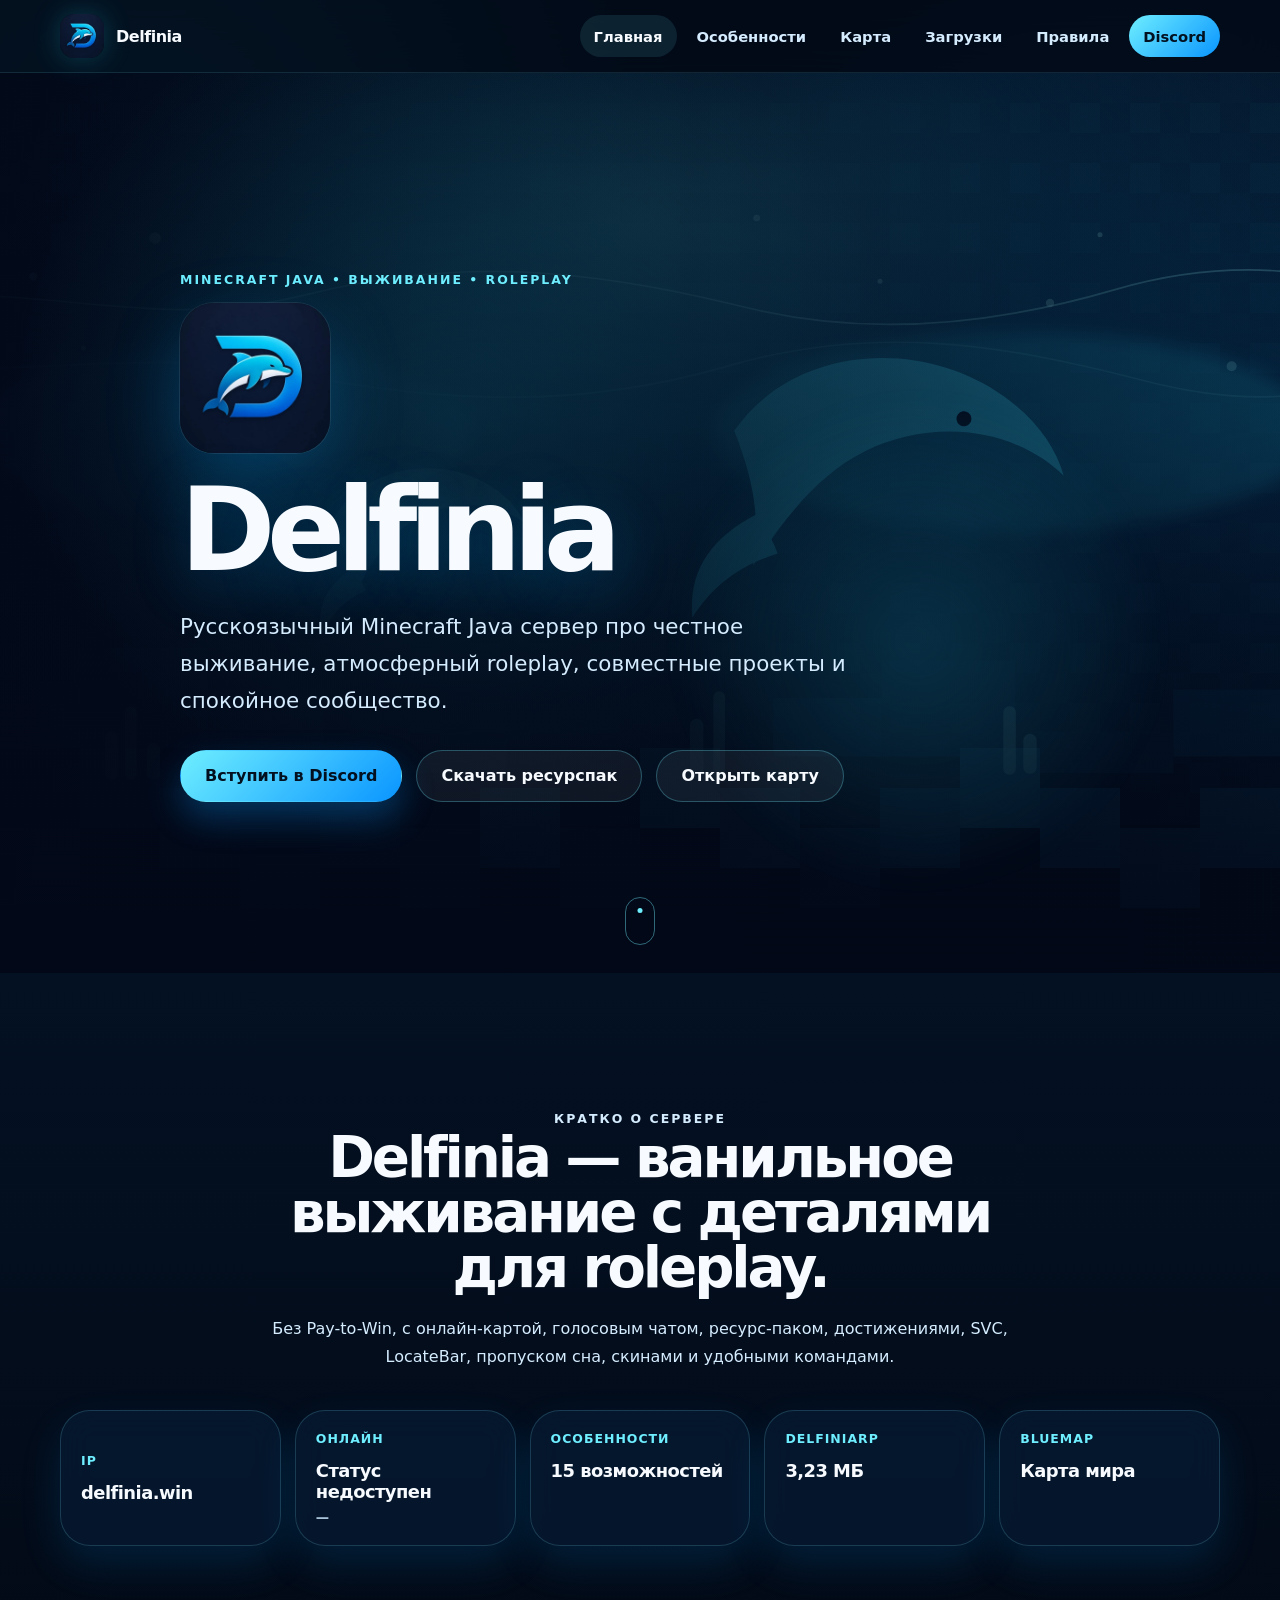
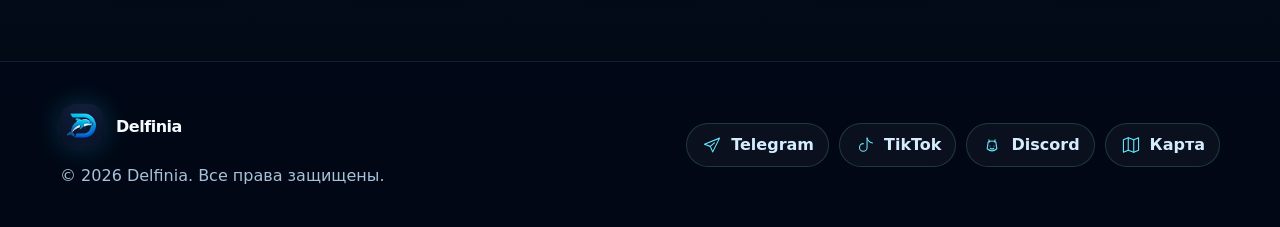
<file: index.html>
<!doctype html>
<html lang="ru">
<head>
  <meta charset="utf-8">
  <meta name="viewport" content="width=device-width, initial-scale=1">
  <title>Delfinia — Minecraft Java сервер</title>
  <meta name="description" content="Delfinia — русскоязычный Minecraft Java сервер с ванильным выживанием, roleplay-возможностями, онлайн-картой и ресурс-паком.">
  <meta name="keywords" content="Delfinia, Делфиния, Minecraft Java сервер, ванильное выживание, Roleplay Minecraft, BlueMap, Simple Voice Chat, SVC, DelfiniaJ, DelfiniaRP">
  <meta name="robots" content="index, follow, max-image-preview:large">
  <meta name="author" content="Delfinia">
  <meta name="theme-color" content="#06152b">
  <link rel="canonical" href="https://delfinia.win/">
  <meta property="og:type" content="website">
  <meta property="og:url" content="https://delfinia.win/">
  <meta property="og:title" content="Delfinia — Minecraft Java сервер">
  <meta property="og:description" content="Delfinia — русскоязычный Minecraft Java сервер с ванильным выживанием, roleplay-возможностями, онлайн-картой и ресурс-паком.">
  <meta property="og:image" content="https://delfinia.win/assets/images/delfinia-logo.jpg">
  <meta property="og:site_name" content="Delfinia">
  <meta name="twitter:card" content="summary_large_image">
  <meta name="twitter:title" content="Delfinia — Minecraft Java сервер">
  <meta name="twitter:description" content="Delfinia — русскоязычный Minecraft Java сервер с ванильным выживанием, roleplay-возможностями, онлайн-картой и ресурс-паком.">
  <meta name="twitter:image" content="https://delfinia.win/assets/images/delfinia-logo.jpg">
  <link rel="icon" href="./favicon.ico" sizes="any">
  <link rel="icon" href="./favicon.png" type="image/png">
  <link rel="apple-touch-icon" href="./apple-touch-icon.png">
  <link rel="manifest" href="./site.webmanifest">
  <link rel="preload" href="./assets/images/delfinia-logo-128.webp" as="image" type="image/webp">
  <script>document.documentElement.classList.add("js");</script>
  <link rel="stylesheet" href="./assets/css/styles.css">
  <script defer src="./assets/js/main.js"></script>
  <script defer src="./assets/js/status.js"></script>
  <script type="application/ld+json">
  {
    "@context": "https://schema.org",
    "@graph": [
      {
        "@type": "Organization",
        "@id": "https://delfinia.win/#organization",
        "name": "Delfinia",
        "url": "https://delfinia.win/",
        "logo": "https://delfinia.win/assets/images/delfinia-logo.jpg",
        "sameAs": ["https://map.delfinia.win", "https://t.me/delfiniamc", "https://www.tiktok.com/@delfiniamc", "https://discord.gg/TguDqkNPft"]
      },
      {
        "@type": "WebSite",
        "@id": "https://delfinia.win/#website",
        "url": "https://delfinia.win/",
        "name": "Delfinia",
        "description": "Русскоязычный Minecraft Java сервер с ванильным выживанием, roleplay-возможностями, картой мира и ресурс-паком.",
        "publisher": { "@id": "https://delfinia.win/#organization" },
        "inLanguage": "ru"
      }
    ]
  }
  </script>
</head>
<body>
  <a class="skip-link" href="#main">Перейти к содержимому</a>
  <header class="site-header" data-header>
    <nav class="nav container" aria-label="Основная навигация">
      <a class="brand" href="./index.html" aria-label="Delfinia — главная">
        <picture>
          <source srcset="./assets/images/delfinia-logo-128.webp 1x, ./assets/images/delfinia-logo-256.webp 2x" type="image/webp">
          <img src="./assets/images/delfinia-logo.jpg" width="44" height="44" alt="Логотип Delfinia" decoding="async" fetchpriority="high">
        </picture>
        <span>Delfinia</span>
      </a>
      <button class="nav-toggle" type="button" aria-expanded="false" aria-controls="nav-links" aria-label="Открыть меню" data-nav-toggle>
        <span></span><span></span><span></span>
      </button>
      <ul class="nav-links" id="nav-links" data-nav-links>
        <li><a href="./index.html" aria-current="page">Главная</a></li>
<li><a href="./features.html">Особенности</a></li>
<li><a href="./map.html">Карта</a></li>
<li><a href="./downloads.html">Загрузки</a></li>
<li><a href="./rules.html">Правила</a></li>
<li><a class="nav-discord" href="https://discord.gg/TguDqkNPft" target="_blank" rel="noopener">Discord</a></li>
      </ul>
    </nav>
  </header>
  <main id="main">
<section class="hero hero--home" aria-labelledby="hero-title">
      <div class="hero__ambient" aria-hidden="true"></div>
      <div class="container hero__grid">
        <div class="hero__content reveal">
          <p class="eyebrow">Minecraft Java • Выживание • Roleplay</p>
          <picture class="hero__logo">
            <source srcset="./assets/images/delfinia-logo.webp" type="image/webp">
            <img src="./assets/images/delfinia-logo.jpg" width="150" height="150" alt="Логотип Delfinia" decoding="async" fetchpriority="high">
          </picture>
          <h1 id="hero-title">Delfinia</h1>
          <p class="hero__subtitle">Русскоязычный Minecraft Java сервер про честное выживание, атмосферный roleplay, совместные проекты и спокойное сообщество.</p>
          <div class="hero__actions">
            <a class="btn btn--primary" href="https://discord.gg/TguDqkNPft" rel="noopener" target="_blank">Вступить в Discord</a>
            <a class="btn btn--ghost" href="./downloads.html">Скачать ресурспак</a>
            <a class="btn btn--ghost" href="./map.html">Открыть карту</a>
          </div>
        </div>
      </div>
      <a class="scroll-indicator" href="#info" aria-label="Прокрутить ниже"><span></span></a>
    </section>
    <section class="section" id="info" aria-labelledby="info-title">
      <div class="container">
        <div class="section__header reveal">
          <p class="eyebrow">Кратко о сервере</p>
          <h2 id="info-title">Delfinia — ванильное выживание с деталями для roleplay.</h2>
          <p>Без Pay-to-Win, с онлайн-картой, голосовым чатом, ресурс-паком, достижениями, SVC, LocateBar, пропуском сна, скинами и удобными командами.</p>
        </div>
        <div class="quick-grid reveal">
          <button class="quick-card quick-card--button" type="button" data-copy="delfinia.win"><strong>IP</strong><span>delfinia.win</span></button>
          <div class="quick-card" data-server-status><strong>Онлайн</strong><span data-status-text>Проверяем...</span><small data-status-players>—</small></div>
          <a class="quick-card" href="./features.html"><strong>Особенности</strong><span>15 возможностей</span></a>
          <a class="quick-card" href="./downloads.html"><strong>DelfiniaRP</strong><span>3,23 МБ</span></a>
          <a class="quick-card" href="./map.html"><strong>BlueMap</strong><span>Карта мира</span></a>
        </div>
      </div>
    </section>
  </main>
  <footer class="site-footer">
    <div class="container footer-grid">
      <div>
        <a class="brand brand--footer" href="./index.html" aria-label="Delfinia — главная">
          <picture>
            <source srcset="./assets/images/delfinia-logo-128.webp 1x, ./assets/images/delfinia-logo-256.webp 2x" type="image/webp">
            <img src="./assets/images/delfinia-logo.jpg" width="44" height="44" alt="Логотип Delfinia" loading="lazy" decoding="async">
          </picture>
          <span>Delfinia</span>
        </a>
        <p class="footer-copy">© 2026 Delfinia. Все права защищены.</p>
      </div>
      <ul class="social-links" aria-label="Социальные ссылки Delfinia">
        <li><a href="https://t.me/delfiniamc" rel="noopener" target="_blank"><img src="./assets/icons/telegram.svg" width="22" height="22" alt="" loading="lazy">Telegram</a></li>
        <li><a href="https://www.tiktok.com/@delfiniamc" rel="noopener" target="_blank"><img src="./assets/icons/tiktok.svg" width="22" height="22" alt="" loading="lazy">TikTok</a></li>
        <li><a href="https://discord.gg/TguDqkNPft" rel="noopener" target="_blank"><img src="./assets/icons/discord.svg" width="22" height="22" alt="" loading="lazy">Discord</a></li>
        <li><a href="https://map.delfinia.win" rel="noopener" target="_blank"><img src="./assets/icons/map.svg" width="22" height="22" alt="" loading="lazy">Карта</a></li>
      </ul>
    </div>
  </footer>
  <button class="back-to-top" type="button" aria-label="Наверх" data-back-to-top>↑</button>
  <div class="toast" role="status" aria-live="polite" data-toast>Скопировано</div>
</body>
</html>
</file>
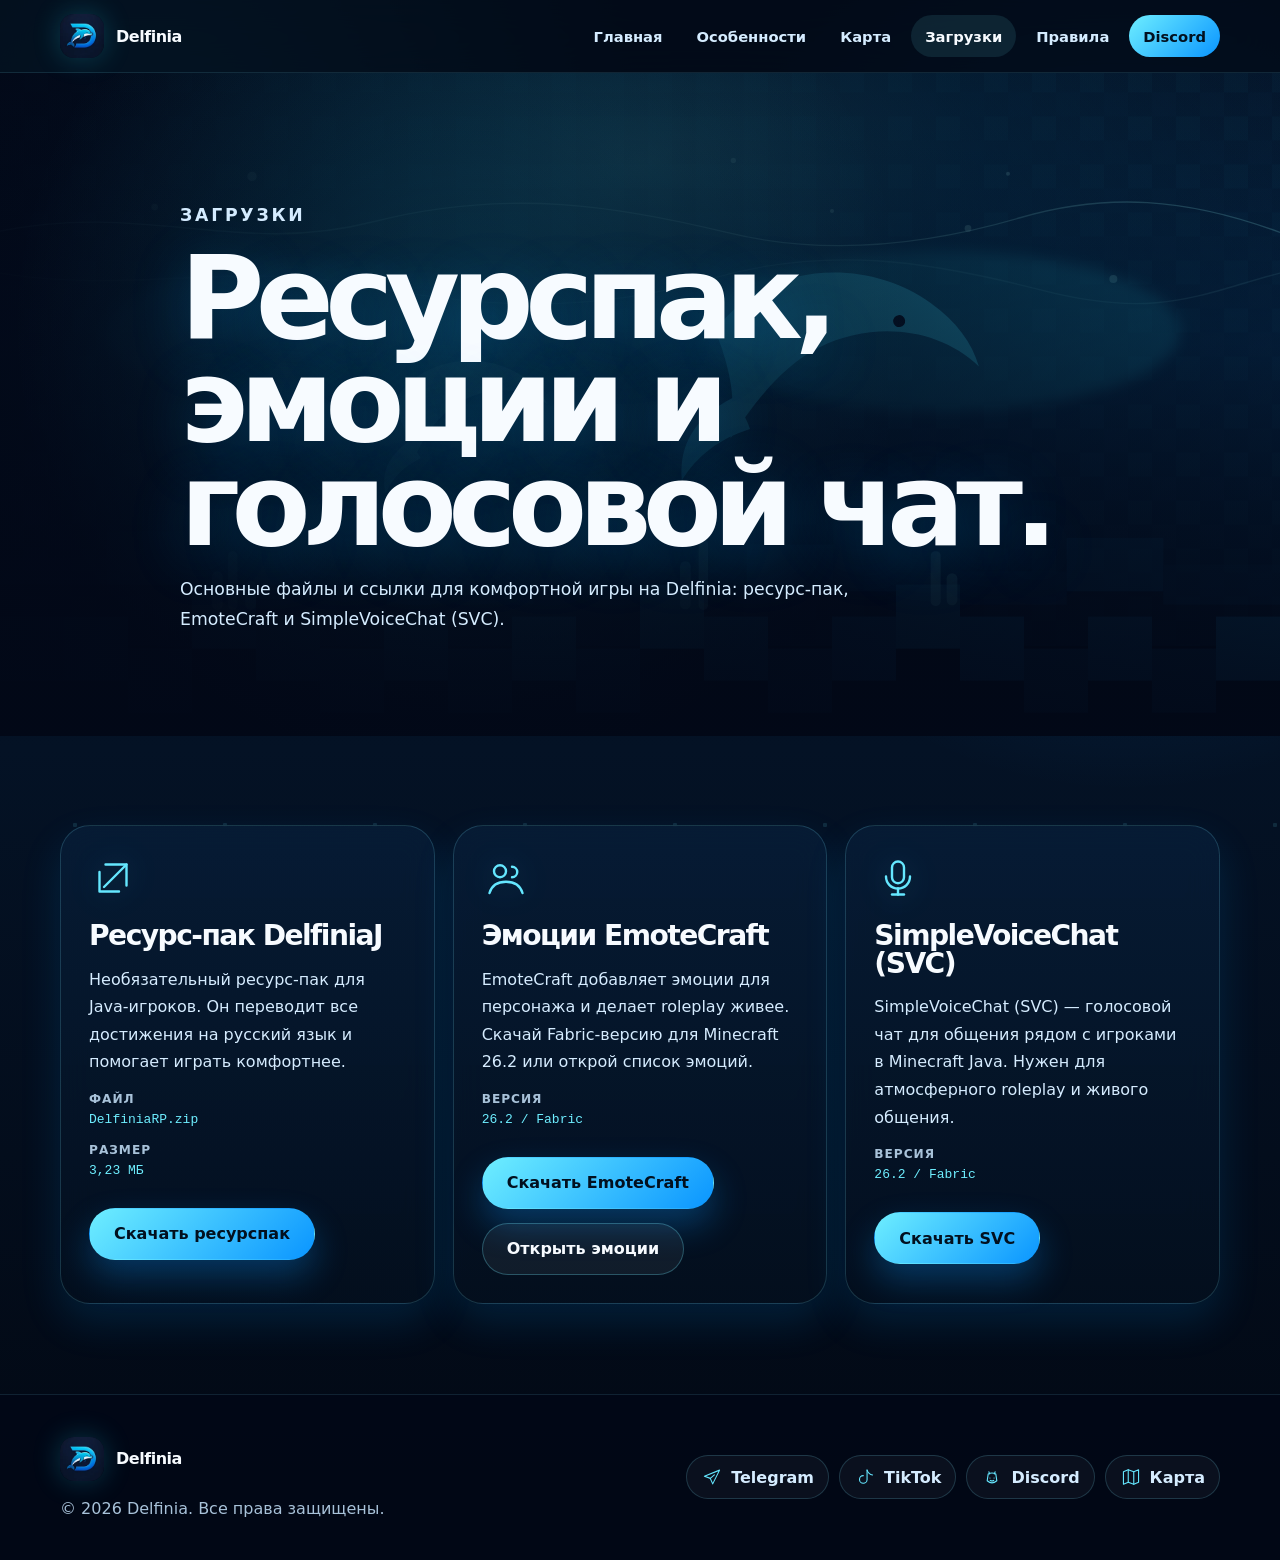
<file: downloads.html>
<!doctype html>
<html lang="ru">
<head>
  <meta charset="utf-8">
  <meta name="viewport" content="width=device-width, initial-scale=1">
  <title>Загрузки Delfinia — ресурс-пак, EmoteCraft и SimpleVoiceChat (SVC)</title>
  <meta name="description" content="Скачайте ресурс-пак DelfiniaJ для русских достижений, мод EmoteCraft для эмоций и SimpleVoiceChat (SVC) для голосового чата на Minecraft Java.">
  <meta name="keywords" content="Delfinia, Делфиния, Minecraft Java сервер, ванильное выживание, Roleplay Minecraft, BlueMap, Simple Voice Chat, SVC, DelfiniaJ, DelfiniaRP">
  <meta name="robots" content="index, follow, max-image-preview:large">
  <meta name="author" content="Delfinia">
  <meta name="theme-color" content="#06152b">
  <link rel="canonical" href="https://delfinia.win/downloads.html">
  <meta property="og:type" content="website">
  <meta property="og:url" content="https://delfinia.win/downloads.html">
  <meta property="og:title" content="Загрузки Delfinia — ресурс-пак, EmoteCraft и SimpleVoiceChat (SVC)">
  <meta property="og:description" content="Скачайте ресурс-пак DelfiniaJ для русских достижений, мод EmoteCraft для эмоций и SimpleVoiceChat (SVC) для голосового чата на Minecraft Java.">
  <meta property="og:image" content="https://delfinia.win/assets/images/delfinia-logo.jpg">
  <meta property="og:site_name" content="Delfinia">
  <meta name="twitter:card" content="summary_large_image">
  <meta name="twitter:title" content="Загрузки Delfinia — ресурс-пак, EmoteCraft и SimpleVoiceChat (SVC)">
  <meta name="twitter:description" content="Скачайте ресурс-пак DelfiniaJ для русских достижений, мод EmoteCraft для эмоций и SimpleVoiceChat (SVC) для голосового чата на Minecraft Java.">
  <meta name="twitter:image" content="https://delfinia.win/assets/images/delfinia-logo.jpg">
  <link rel="icon" href="./favicon.ico" sizes="any">
  <link rel="icon" href="./favicon.png" type="image/png">
  <link rel="apple-touch-icon" href="./apple-touch-icon.png">
  <link rel="manifest" href="./site.webmanifest">
  <link rel="preload" href="./assets/images/delfinia-logo-128.webp" as="image" type="image/webp">
  <script>document.documentElement.classList.add("js");</script>
  <link rel="stylesheet" href="./assets/css/styles.css">
  <script defer src="./assets/js/main.js"></script>
  
  <script type="application/ld+json">
  {
    "@context": "https://schema.org",
    "@graph": [
      {
        "@type": "Organization",
        "@id": "https://delfinia.win/#organization",
        "name": "Delfinia",
        "url": "https://delfinia.win/",
        "logo": "https://delfinia.win/assets/images/delfinia-logo.jpg",
        "sameAs": ["https://map.delfinia.win", "https://t.me/delfiniamc", "https://www.tiktok.com/@delfiniamc", "https://discord.gg/TguDqkNPft"]
      },
      {
        "@type": "WebSite",
        "@id": "https://delfinia.win/#website",
        "url": "https://delfinia.win/",
        "name": "Delfinia",
        "description": "Русскоязычный Minecraft Java сервер с ванильным выживанием, roleplay-возможностями, картой мира и ресурс-паком.",
        "publisher": { "@id": "https://delfinia.win/#organization" },
        "inLanguage": "ru"
      }
    ]
  }
  </script>
</head>
<body>
  <a class="skip-link" href="#main">Перейти к содержимому</a>
  <header class="site-header" data-header>
    <nav class="nav container" aria-label="Основная навигация">
      <a class="brand" href="./index.html" aria-label="Delfinia — главная">
        <picture>
          <source srcset="./assets/images/delfinia-logo-128.webp 1x, ./assets/images/delfinia-logo-256.webp 2x" type="image/webp">
          <img src="./assets/images/delfinia-logo.jpg" width="44" height="44" alt="Логотип Delfinia" decoding="async" fetchpriority="high">
        </picture>
        <span>Delfinia</span>
      </a>
      <button class="nav-toggle" type="button" aria-expanded="false" aria-controls="nav-links" aria-label="Открыть меню" data-nav-toggle>
        <span></span><span></span><span></span>
      </button>
      <ul class="nav-links" id="nav-links" data-nav-links>
        <li><a href="./index.html">Главная</a></li>
<li><a href="./features.html">Особенности</a></li>
<li><a href="./map.html">Карта</a></li>
<li><a href="./downloads.html" aria-current="page">Загрузки</a></li>
<li><a href="./rules.html">Правила</a></li>
<li><a class="nav-discord" href="https://discord.gg/TguDqkNPft" target="_blank" rel="noopener">Discord</a></li>
      </ul>
    </nav>
  </header>
  <main id="main">
<section class="page-hero" aria-labelledby="downloads-title">
      <div class="container page-hero__grid">
        <div class="reveal">
          <p class="eyebrow">Загрузки</p>
          <h1 id="downloads-title">Ресурспак, эмоции и голосовой чат.</h1>
          <p>Основные файлы и ссылки для комфортной игры на Delfinia: ресурс-пак, EmoteCraft и SimpleVoiceChat (SVC).</p>
        </div>
      </div>
    </section>
    <section class="section section--compact">
      <div class="container">
        <div class="download-grid">
          <article class="download-card reveal">
            <img src="./assets/icons/external.svg" width="48" height="48" alt="" loading="lazy">
            <h2>Ресурс-пак DelfiniaJ</h2>
            <p>Необязательный ресурс-пак для Java-игроков. Он переводит все достижения на русский язык и помогает играть комфортнее.</p>
            <div class="download-meta"><span>Файл</span><code>DelfiniaRP.zip</code></div>
            <div class="download-meta"><span>Размер</span><code>3,23 МБ</code></div>
            <div class="card-actions">
              <a class="btn btn--primary" href="./DelfiniaRP.zip" download>Скачать ресурспак</a>
            </div>
          </article>
          <article class="download-card reveal">
            <img src="./assets/icons/community.svg" width="48" height="48" alt="" loading="lazy">
            <h2>Эмоции EmoteCraft</h2>
            <p>EmoteCraft добавляет эмоции для персонажа и делает roleplay живее. Скачай Fabric-версию для Minecraft 26.2 или открой список эмоций.</p>
            <div class="download-meta"><span>Версия</span><code>26.2 / Fabric</code></div>
            <div class="card-actions">
              <a class="btn btn--primary" href="https://modrinth.com/plugin/emotecraft/versions?g=26.2&l=fabric" target="_blank" rel="noopener">Скачать EmoteCraft</a>
              <a class="btn btn--ghost" href="https://docs.google.com/document/d/1AK0w8M1_oZ3Z3VxoETT4QJ-OjVsP1AzqE0kHhSazymQ/edit" target="_blank" rel="noopener">Открыть эмоции</a>
            </div>
          </article>
          <article class="download-card reveal">
            <img src="./assets/icons/voice.svg" width="48" height="48" alt="" loading="lazy">
            <h2>SimpleVoiceChat (SVC)</h2>
            <p>SimpleVoiceChat (SVC) — голосовой чат для общения рядом с игроками в Minecraft Java. Нужен для атмосферного roleplay и живого общения.</p>
            <div class="download-meta"><span>Версия</span><code>26.2 / Fabric</code></div>
            <div class="card-actions">
              <a class="btn btn--primary" href="https://modrinth.com/plugin/simple-voice-chat/versions?c=release&g=26.2&l=forge&l=fabric" target="_blank" rel="noopener">Скачать SVC</a>
            </div>
          </article>
        </div>
      </div>
    </section>
  </main>
  <footer class="site-footer">
    <div class="container footer-grid">
      <div>
        <a class="brand brand--footer" href="./index.html" aria-label="Delfinia — главная">
          <picture>
            <source srcset="./assets/images/delfinia-logo-128.webp 1x, ./assets/images/delfinia-logo-256.webp 2x" type="image/webp">
            <img src="./assets/images/delfinia-logo.jpg" width="44" height="44" alt="Логотип Delfinia" loading="lazy" decoding="async">
          </picture>
          <span>Delfinia</span>
        </a>
        <p class="footer-copy">© 2026 Delfinia. Все права защищены.</p>
      </div>
      <ul class="social-links" aria-label="Социальные ссылки Delfinia">
        <li><a href="https://t.me/delfiniamc" rel="noopener" target="_blank"><img src="./assets/icons/telegram.svg" width="22" height="22" alt="" loading="lazy">Telegram</a></li>
        <li><a href="https://www.tiktok.com/@delfiniamc" rel="noopener" target="_blank"><img src="./assets/icons/tiktok.svg" width="22" height="22" alt="" loading="lazy">TikTok</a></li>
        <li><a href="https://discord.gg/TguDqkNPft" rel="noopener" target="_blank"><img src="./assets/icons/discord.svg" width="22" height="22" alt="" loading="lazy">Discord</a></li>
        <li><a href="https://map.delfinia.win" rel="noopener" target="_blank"><img src="./assets/icons/map.svg" width="22" height="22" alt="" loading="lazy">Карта</a></li>
      </ul>
    </div>
  </footer>
  <button class="back-to-top" type="button" aria-label="Наверх" data-back-to-top>↑</button>
  <div class="toast" role="status" aria-live="polite" data-toast>Скопировано</div>
</body>
</html>
</file>
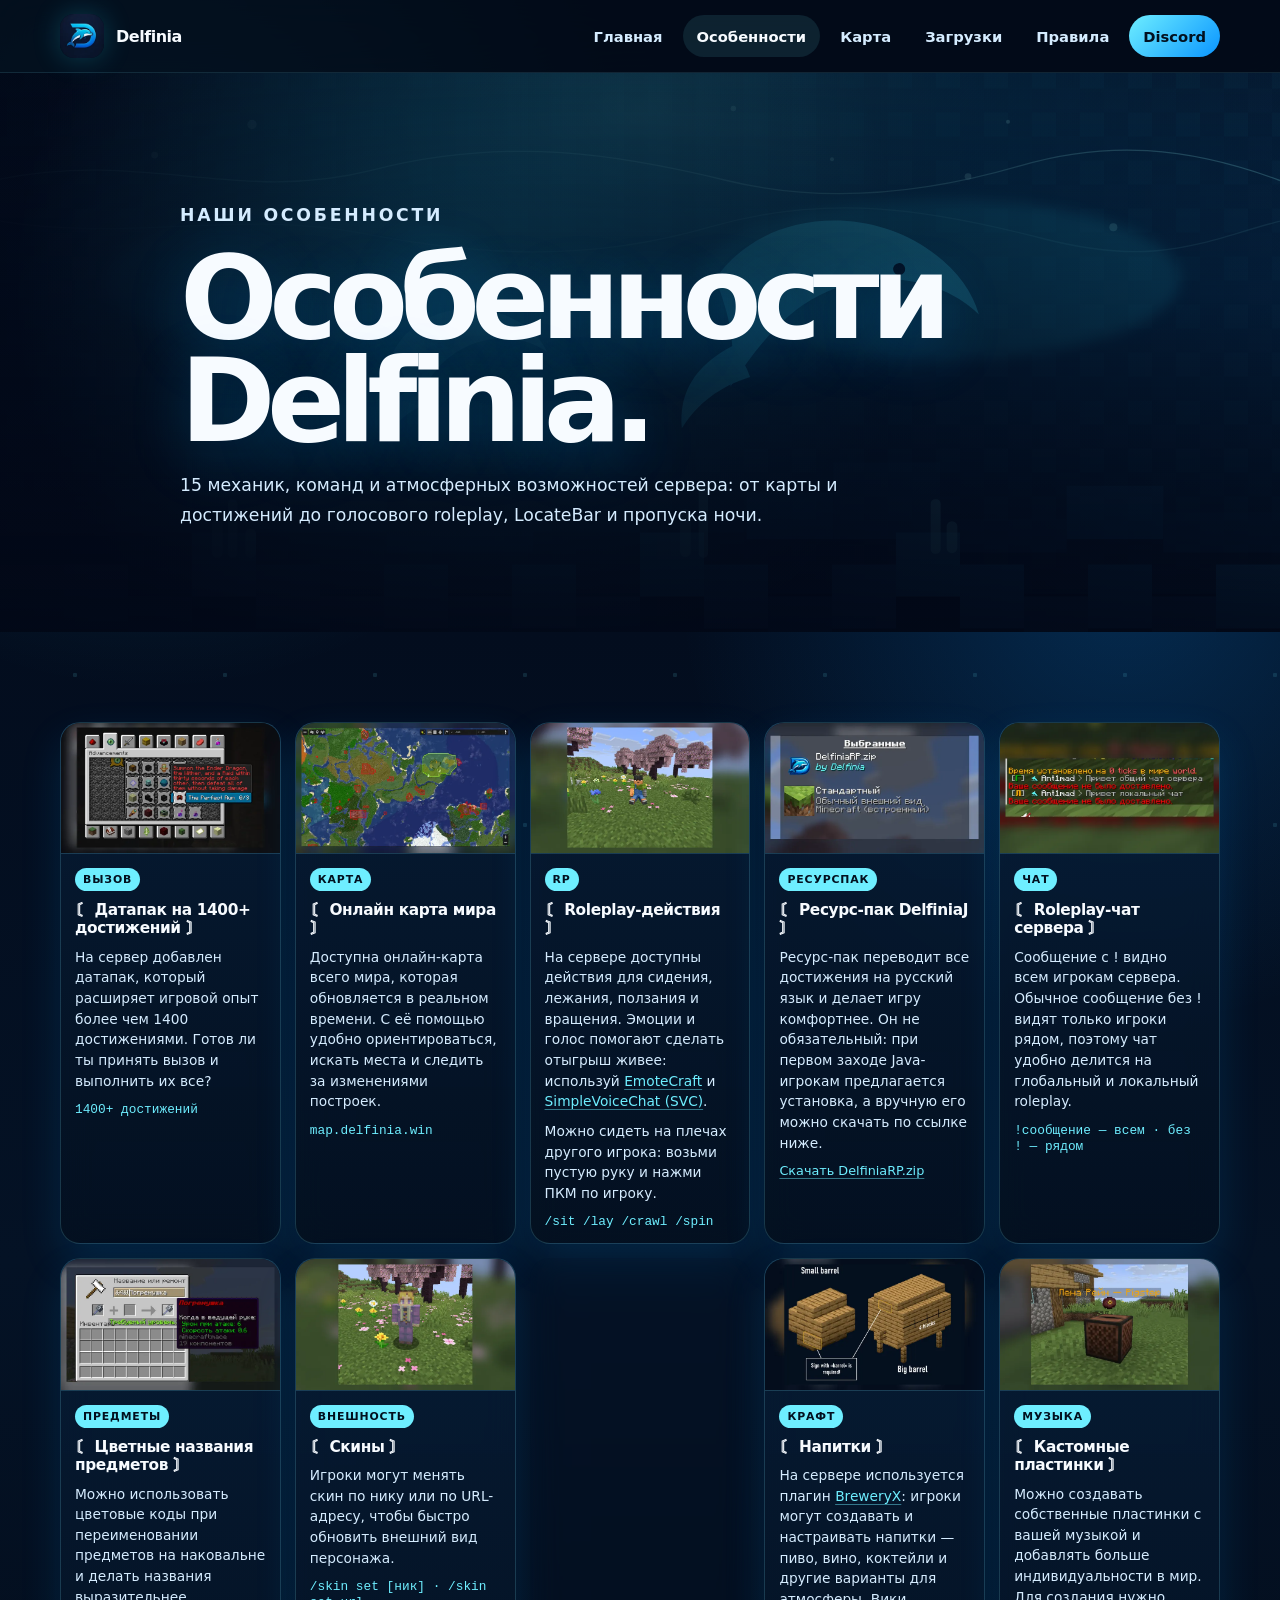
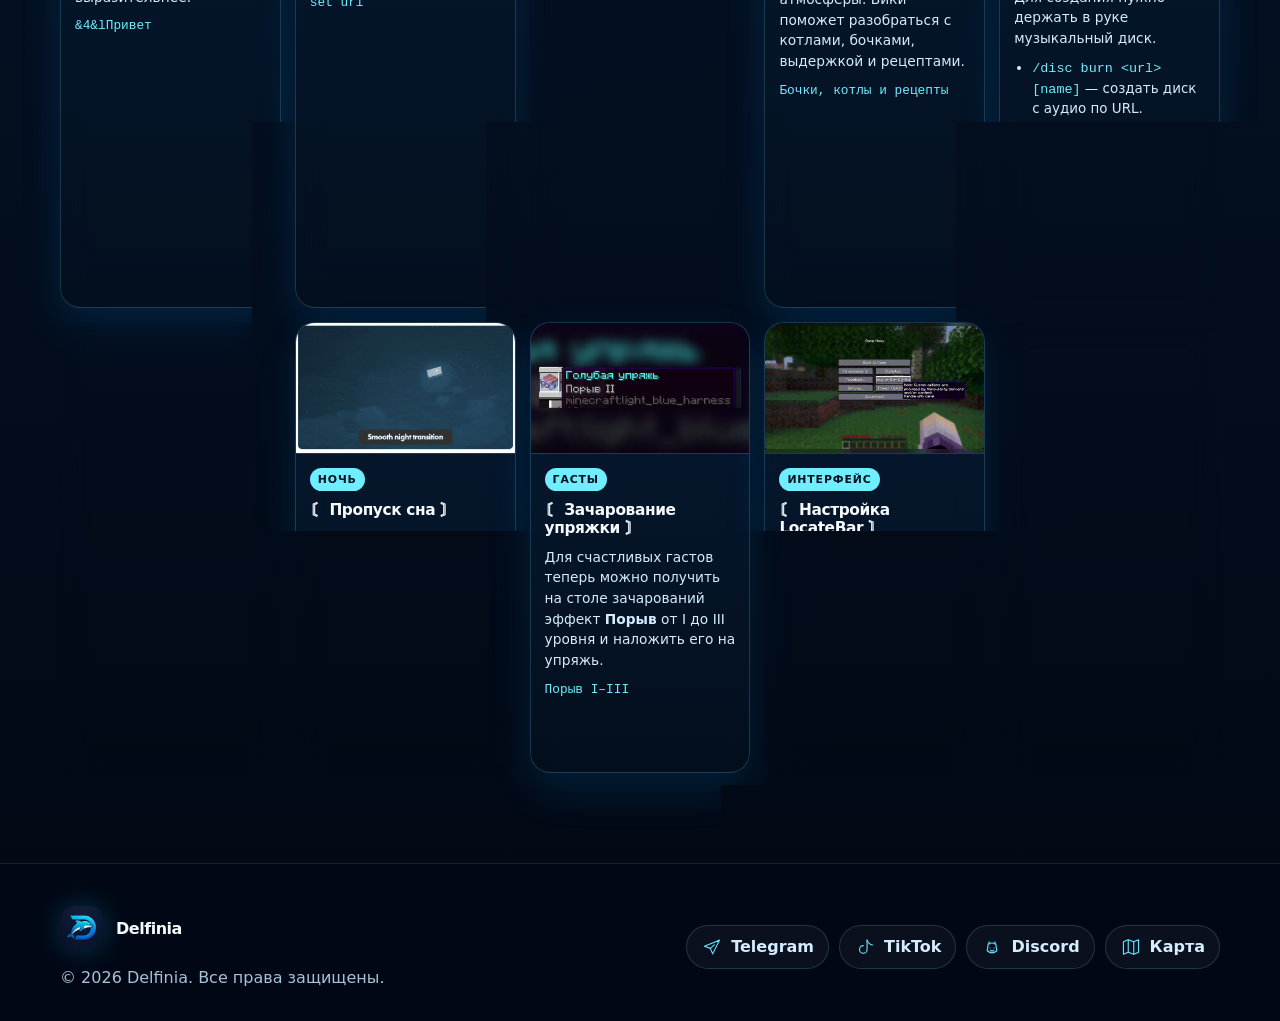
<file: features.html>
<!doctype html>
<html lang="ru">
<head>
  <meta charset="utf-8">
  <meta name="viewport" content="width=device-width, initial-scale=1">
  <title>Особенности Delfinia — 15 возможностей сервера</title>
  <meta name="description" content="15 особенностей Minecraft сервера Delfinia: достижения, онлайн-карта, roleplay-действия, SVC, русские достижения, BreweryX, кастомные пластинки, LocateBar, зачарование упряжки и пропуск сна.">
  <meta name="keywords" content="Delfinia, Делфиния, Minecraft Java сервер, ванильное выживание, Roleplay Minecraft, BlueMap, Simple Voice Chat, SVC, DelfiniaJ, DelfiniaRP">
  <meta name="robots" content="index, follow, max-image-preview:large">
  <meta name="author" content="Delfinia">
  <meta name="theme-color" content="#06152b">
  <link rel="canonical" href="https://delfinia.win/features.html">
  <meta property="og:type" content="website">
  <meta property="og:url" content="https://delfinia.win/features.html">
  <meta property="og:title" content="Особенности Delfinia — 15 возможностей сервера">
  <meta property="og:description" content="15 особенностей Minecraft сервера Delfinia: достижения, онлайн-карта, roleplay-действия, SVC, русские достижения, BreweryX, кастомные пластинки, LocateBar, зачарование упряжки и пропуск сна.">
  <meta property="og:image" content="https://delfinia.win/assets/images/delfinia-logo.jpg">
  <meta property="og:site_name" content="Delfinia">
  <meta name="twitter:card" content="summary_large_image">
  <meta name="twitter:title" content="Особенности Delfinia — 15 возможностей сервера">
  <meta name="twitter:description" content="15 особенностей Minecraft сервера Delfinia: достижения, онлайн-карта, roleplay-действия, SVC, русские достижения, BreweryX, кастомные пластинки, LocateBar, зачарование упряжки и пропуск сна.">
  <meta name="twitter:image" content="https://delfinia.win/assets/images/delfinia-logo.jpg">
  <link rel="icon" href="./favicon.ico" sizes="any">
  <link rel="icon" href="./favicon.png" type="image/png">
  <link rel="apple-touch-icon" href="./apple-touch-icon.png">
  <link rel="manifest" href="./site.webmanifest">
  <link rel="preload" href="./assets/images/delfinia-logo-128.webp" as="image" type="image/webp">
  <script>document.documentElement.classList.add("js");</script>
  <link rel="stylesheet" href="./assets/css/styles.css">
  <script defer src="./assets/js/main.js"></script>
  
  <script type="application/ld+json">
  {
    "@context": "https://schema.org",
    "@graph": [
      {
        "@type": "Organization",
        "@id": "https://delfinia.win/#organization",
        "name": "Delfinia",
        "url": "https://delfinia.win/",
        "logo": "https://delfinia.win/assets/images/delfinia-logo.jpg",
        "sameAs": ["https://map.delfinia.win", "https://t.me/delfiniamc", "https://www.tiktok.com/@delfiniamc", "https://discord.gg/TguDqkNPft"]
      },
      {
        "@type": "WebSite",
        "@id": "https://delfinia.win/#website",
        "url": "https://delfinia.win/",
        "name": "Delfinia",
        "description": "Русскоязычный Minecraft Java сервер с ванильным выживанием, roleplay-возможностями, картой мира и ресурс-паком.",
        "publisher": { "@id": "https://delfinia.win/#organization" },
        "inLanguage": "ru"
      }
    ]
  }
  </script>
</head>
<body>
  <a class="skip-link" href="#main">Перейти к содержимому</a>
  <header class="site-header" data-header>
    <nav class="nav container" aria-label="Основная навигация">
      <a class="brand" href="./index.html" aria-label="Delfinia — главная">
        <picture>
          <source srcset="./assets/images/delfinia-logo-128.webp 1x, ./assets/images/delfinia-logo-256.webp 2x" type="image/webp">
          <img src="./assets/images/delfinia-logo.jpg" width="44" height="44" alt="Логотип Delfinia" decoding="async" fetchpriority="high">
        </picture>
        <span>Delfinia</span>
      </a>
      <button class="nav-toggle" type="button" aria-expanded="false" aria-controls="nav-links" aria-label="Открыть меню" data-nav-toggle>
        <span></span><span></span><span></span>
      </button>
      <ul class="nav-links" id="nav-links" data-nav-links>
        <li><a href="./index.html">Главная</a></li>
<li><a href="./features.html" aria-current="page">Особенности</a></li>
<li><a href="./map.html">Карта</a></li>
<li><a href="./downloads.html">Загрузки</a></li>
<li><a href="./rules.html">Правила</a></li>
<li><a class="nav-discord" href="https://discord.gg/TguDqkNPft" target="_blank" rel="noopener">Discord</a></li>
      </ul>
    </nav>
  </header>
  <main id="main">
<section class="page-hero" aria-labelledby="features-title">
      <div class="container page-hero__grid">
        <div class="reveal">
          <p class="eyebrow">Наши особенности</p>
          <h1 id="features-title">Особенности Delfinia.</h1>
          <p>15 механик, команд и атмосферных возможностей сервера: от карты и достижений до голосового roleplay, LocateBar и пропуска ночи.</p>
        </div>
      </div>
    </section>
    <section class="section section--compact">
      <div class="container">
        <div class="feature-grid">
          <article class="feature-card reveal">
            <img class="feature-preview" src="./assets/images/features/advancements.webp" width="720" height="432" alt="Меню дополнительных достижений на сервере Delfinia" loading="lazy" decoding="async">
            <div class="feature-card__body">
              <span class="feature-tag">Вызов</span>
              <h2>〘 Датапак на 1400+ достижений 〙</h2>
              <p>На сервер добавлен датапак, который расширяет игровой опыт более чем 1400 достижениями. Готов ли ты принять вызов и выполнить их все?</p>
              <span class="feature-command"><code>1400+ достижений</code></span>
            </div>
          </article>
          <article class="feature-card reveal">
            <img class="feature-preview" src="./assets/images/features/world-map.webp" width="720" height="432" alt="Онлайн-карта мира Delfinia" loading="lazy" decoding="async">
            <div class="feature-card__body">
              <span class="feature-tag">Карта</span>
              <h2>〘 Онлайн карта мира 〙</h2>
              <p>Доступна онлайн-карта всего мира, которая обновляется в реальном времени. С её помощью удобно ориентироваться, искать места и следить за изменениями построек.</p>
              <span class="feature-command"><code>map.delfinia.win</code></span>
            </div>
          </article>
          <article class="feature-card reveal">
            <img class="feature-preview" src="./assets/images/features/actions.webp" width="720" height="432" alt="Roleplay-действия игрока в Minecraft" loading="lazy" decoding="async">
            <div class="feature-card__body">
              <span class="feature-tag">RP</span>
              <h2>〘 Roleplay-действия 〙</h2>
              <p>На сервере доступны действия для сидения, лежания, ползания и вращения. Эмоции и голос помогают сделать отыгрыш живее: используй <a href="https://modrinth.com/plugin/emotecraft/versions?g=26.2&l=fabric" target="_blank" rel="noopener">EmoteCraft</a> и <a href="https://modrinth.com/plugin/simple-voice-chat/versions?c=release&g=26.2&l=forge&l=fabric" target="_blank" rel="noopener">SimpleVoiceChat (SVC)</a>.</p>
              <p>Можно сидеть на плечах другого игрока: возьми пустую руку и нажми ПКМ по игроку.</p>
              <span class="feature-command"><code>/sit /lay /crawl /spin</code></span>
            </div>
          </article>
          <article class="feature-card reveal">
            <img class="feature-preview" src="./assets/images/features/resource-pack.webp" width="720" height="432" alt="Ресурс-пак DelfiniaJ для русских достижений" loading="lazy" decoding="async">
            <div class="feature-card__body">
              <span class="feature-tag">Ресурспак</span>
              <h2>〘 Ресурс-пак DelfiniaJ 〙</h2>
              <p>Ресурс-пак переводит все достижения на русский язык и делает игру комфортнее. Он не обязательный: при первом заходе Java-игрокам предлагается установка, а вручную его можно скачать по ссылке ниже.</p>
              <span class="feature-command"><a href="./DelfiniaRP.zip" download>Скачать DelfiniaRP.zip</a></span>
            </div>
          </article>
          <article class="feature-card reveal">
            <img class="feature-preview" src="./assets/images/features/chat.webp" width="720" height="432" alt="Roleplay-чат сервера Delfinia" loading="lazy" decoding="async">
            <div class="feature-card__body">
              <span class="feature-tag">Чат</span>
              <h2>〘 Roleplay-чат сервера 〙</h2>
              <p>Сообщение с ! видно всем игрокам сервера. Обычное сообщение без ! видят только игроки рядом, поэтому чат удобно делится на глобальный и локальный roleplay.</p>
              <span class="feature-command"><code>!сообщение — всем · без ! — рядом</code></span>
            </div>
          </article>
          <article class="feature-card reveal">
            <img class="feature-preview" src="./assets/images/features/colored-items.webp" width="720" height="432" alt="Цветные названия предметов в Minecraft" loading="lazy" decoding="async">
            <div class="feature-card__body">
              <span class="feature-tag">Предметы</span>
              <h2>〘 Цветные названия предметов 〙</h2>
              <p>Можно использовать цветовые коды при переименовании предметов на наковальне и делать названия выразительнее.</p>
              <span class="feature-command"><code>&amp;4&amp;lПривет</code></span>
            </div>
          </article>
          <article class="feature-card reveal">
            <img class="feature-preview" src="./assets/images/features/skins.webp" width="720" height="432" alt="Смена скина игрока командами" loading="lazy" decoding="async">
            <div class="feature-card__body">
              <span class="feature-tag">Внешность</span>
              <h2>〘 Скины 〙</h2>
              <p>Игроки могут менять скин по нику или по URL-адресу, чтобы быстро обновить внешний вид персонажа.</p>
              <span class="feature-command"><code>/skin set [ник] · /skin set url</code></span>
            </div>
          </article>
          <article class="feature-card reveal">
            <img class="feature-preview" src="./assets/images/features/leaderboards.webp" width="720" height="432" alt="Таблица лидеров сервера" loading="lazy" decoding="async">
            <div class="feature-card__body">
              <span class="feature-tag">Топы</span>
              <h2>〘 Списки лидеров 〙</h2>
              <p>Можно смотреть таблицы лидеров по онлайну и достижениям, сравнивая прогресс игроков.</p>
              <span class="feature-command"><code>/leader</code></span>
            </div>
          </article>
          <article class="feature-card reveal">
            <img class="feature-preview" src="./assets/images/features/drinks.webp" width="720" height="432" alt="Напитки и бочки BreweryX" loading="lazy" decoding="async">
            <div class="feature-card__body">
              <span class="feature-tag">Крафт</span>
              <h2>〘 Напитки 〙</h2>
              <p>На сервере используется плагин <a href="https://breweryx.breweryteam.dev/docs/gameplay/brewing/" target="_blank" rel="noopener">BreweryX</a>: игроки могут создавать и настраивать напитки — пиво, вино, коктейли и другие варианты для атмосферы. Вики поможет разобраться с котлами, бочками, выдержкой и рецептами.</p>
              <span class="feature-command"><code>Бочки, котлы и рецепты</code></span>
            </div>
          </article>
          <article class="feature-card reveal">
            <img class="feature-preview" src="./assets/images/features/records.webp" width="720" height="432" alt="Кастомные музыкальные пластинки" loading="lazy" decoding="async">
            <div class="feature-card__body">
              <span class="feature-tag">Музыка</span>
              <h2>〘 Кастомные пластинки 〙</h2>
              <p>Можно создавать собственные пластинки с вашей музыкой и добавлять больше индивидуальности в мир. Для создания нужно держать в руке музыкальный диск.</p>
              <ul class="feature-list">
                <li><code>/disc burn &lt;url&gt; [name]</code> — создать диск с аудио по URL.</li>
                <li><code>/disc erase</code> — вернуть кастомный диск на обычный.</li>
                <li><code>/disc search &lt;query&gt;</code> — искать треки на YouTube.</li>
              </ul>
              <span class="feature-command"><code>Своя музыка на пластинках</code></span>
            </div>
          </article>
          <article class="feature-card reveal">
            <img class="feature-preview" src="./assets/images/features/invisible-frames.webp" width="720" height="432" alt="Невидимые рамки для декора" loading="lazy" decoding="async">
            <div class="feature-card__body">
              <span class="feature-tag">Декор</span>
              <h2>〘 Невидимые рамки 〙</h2>
              <p>Чтобы сделать рамку невидимой, зажми Shift и используй ножницы на рамке. Чтобы вернуть рамку обратно, зажми Shift и используй кисть.</p>
              <span class="feature-command"><code>Shift + ножницы / кисть</code></span>
            </div>
          </article>
          <article class="feature-card reveal">
            <img class="feature-preview" src="./assets/images/features/harbor.gif" width="720" height="432" alt="Ночной порт и пропуск сна на сервере" loading="lazy" decoding="async">
            <div class="feature-card__body">
              <span class="feature-tag">Ночь</span>
              <h2>〘 Пропуск сна 〙</h2>
              <p>Когда спит определённое количество игроков в процентном соотношении от текущего онлайна, ночь на сервере автоматически пропускается.</p>
              <span class="feature-command"><code>Сон считается от текущего онлайна</code></span>
            </div>
          </article>
          <article class="feature-card reveal">
            <img class="feature-preview" src="./assets/images/features/ghast-harness.webp" width="720" height="432" alt="Зачарование Порыв на голубой упряжи счастливого гаста" loading="lazy" decoding="async">
            <div class="feature-card__body">
              <span class="feature-tag">Гасты</span>
              <h2>〘 Зачарование упряжки 〙</h2>
              <p>Для счастливых гастов теперь можно получить на столе зачарований эффект <strong>Порыв</strong> от I до III уровня и наложить его на упряжь.</p>
              <span class="feature-command"><code>Порыв I–III</code></span>
            </div>
          </article>
          <article class="feature-card reveal">
            <img class="feature-preview" src="./assets/images/features/locator-bar.gif" width="720" height="432" alt="Инструкция настройки LocateBar через меню Esc" loading="lazy" decoding="async">
            <div class="feature-card__body">
              <span class="feature-tag">Интерфейс</span>
              <h2>〘 Настройка LocateBar 〙</h2>
              <p>LocateBar можно кастомизировать и ограничивать под себя прямо в игре: открой меню <strong>Esc → LocateBar Config</strong> и настрой отображение по инструкции на GIF.</p>
              <span class="feature-command"><code>Esc → LocateBar Config</code></span>
            </div>
          </article>
          <a class="feature-card reveal feature-card--sponsor" href="https://discord.gg/SahYPYrCx4" target="_blank" rel="noopener">
            <img class="feature-preview" src="./assets/images/features/sponsor.webp" width="720" height="432" alt="Добровольная поддержка Delfinia" loading="lazy" decoding="async">
            <div class="feature-card__body">
              <span class="feature-tag">Поддержка</span>
              <h2>〘 Спонсорская подписка 〙</h2>
              <p>Это добровольный донат для поддержки проекта. Он не даёт игровых преимуществ, силы, предметов, обхода правил или Pay-to-Win-бонусов. Подробности доступны в Discord-канале спонсорства.</p>
              <span class="feature-command"><code>discord.gg/SahYPYrCx4</code></span>
            </div>
          </a>
        </div>
      </div>
    </section>
  </main>
  <footer class="site-footer">
    <div class="container footer-grid">
      <div>
        <a class="brand brand--footer" href="./index.html" aria-label="Delfinia — главная">
          <picture>
            <source srcset="./assets/images/delfinia-logo-128.webp 1x, ./assets/images/delfinia-logo-256.webp 2x" type="image/webp">
            <img src="./assets/images/delfinia-logo.jpg" width="44" height="44" alt="Логотип Delfinia" loading="lazy" decoding="async">
          </picture>
          <span>Delfinia</span>
        </a>
        <p class="footer-copy">© 2026 Delfinia. Все права защищены.</p>
      </div>
      <ul class="social-links" aria-label="Социальные ссылки Delfinia">
        <li><a href="https://t.me/delfiniamc" rel="noopener" target="_blank"><img src="./assets/icons/telegram.svg" width="22" height="22" alt="" loading="lazy">Telegram</a></li>
        <li><a href="https://www.tiktok.com/@delfiniamc" rel="noopener" target="_blank"><img src="./assets/icons/tiktok.svg" width="22" height="22" alt="" loading="lazy">TikTok</a></li>
        <li><a href="https://discord.gg/TguDqkNPft" rel="noopener" target="_blank"><img src="./assets/icons/discord.svg" width="22" height="22" alt="" loading="lazy">Discord</a></li>
        <li><a href="https://map.delfinia.win" rel="noopener" target="_blank"><img src="./assets/icons/map.svg" width="22" height="22" alt="" loading="lazy">Карта</a></li>
      </ul>
    </div>
  </footer>
  <button class="back-to-top" type="button" aria-label="Наверх" data-back-to-top>↑</button>
  <div class="toast" role="status" aria-live="polite" data-toast>Скопировано</div>
</body>
</html>
</file>
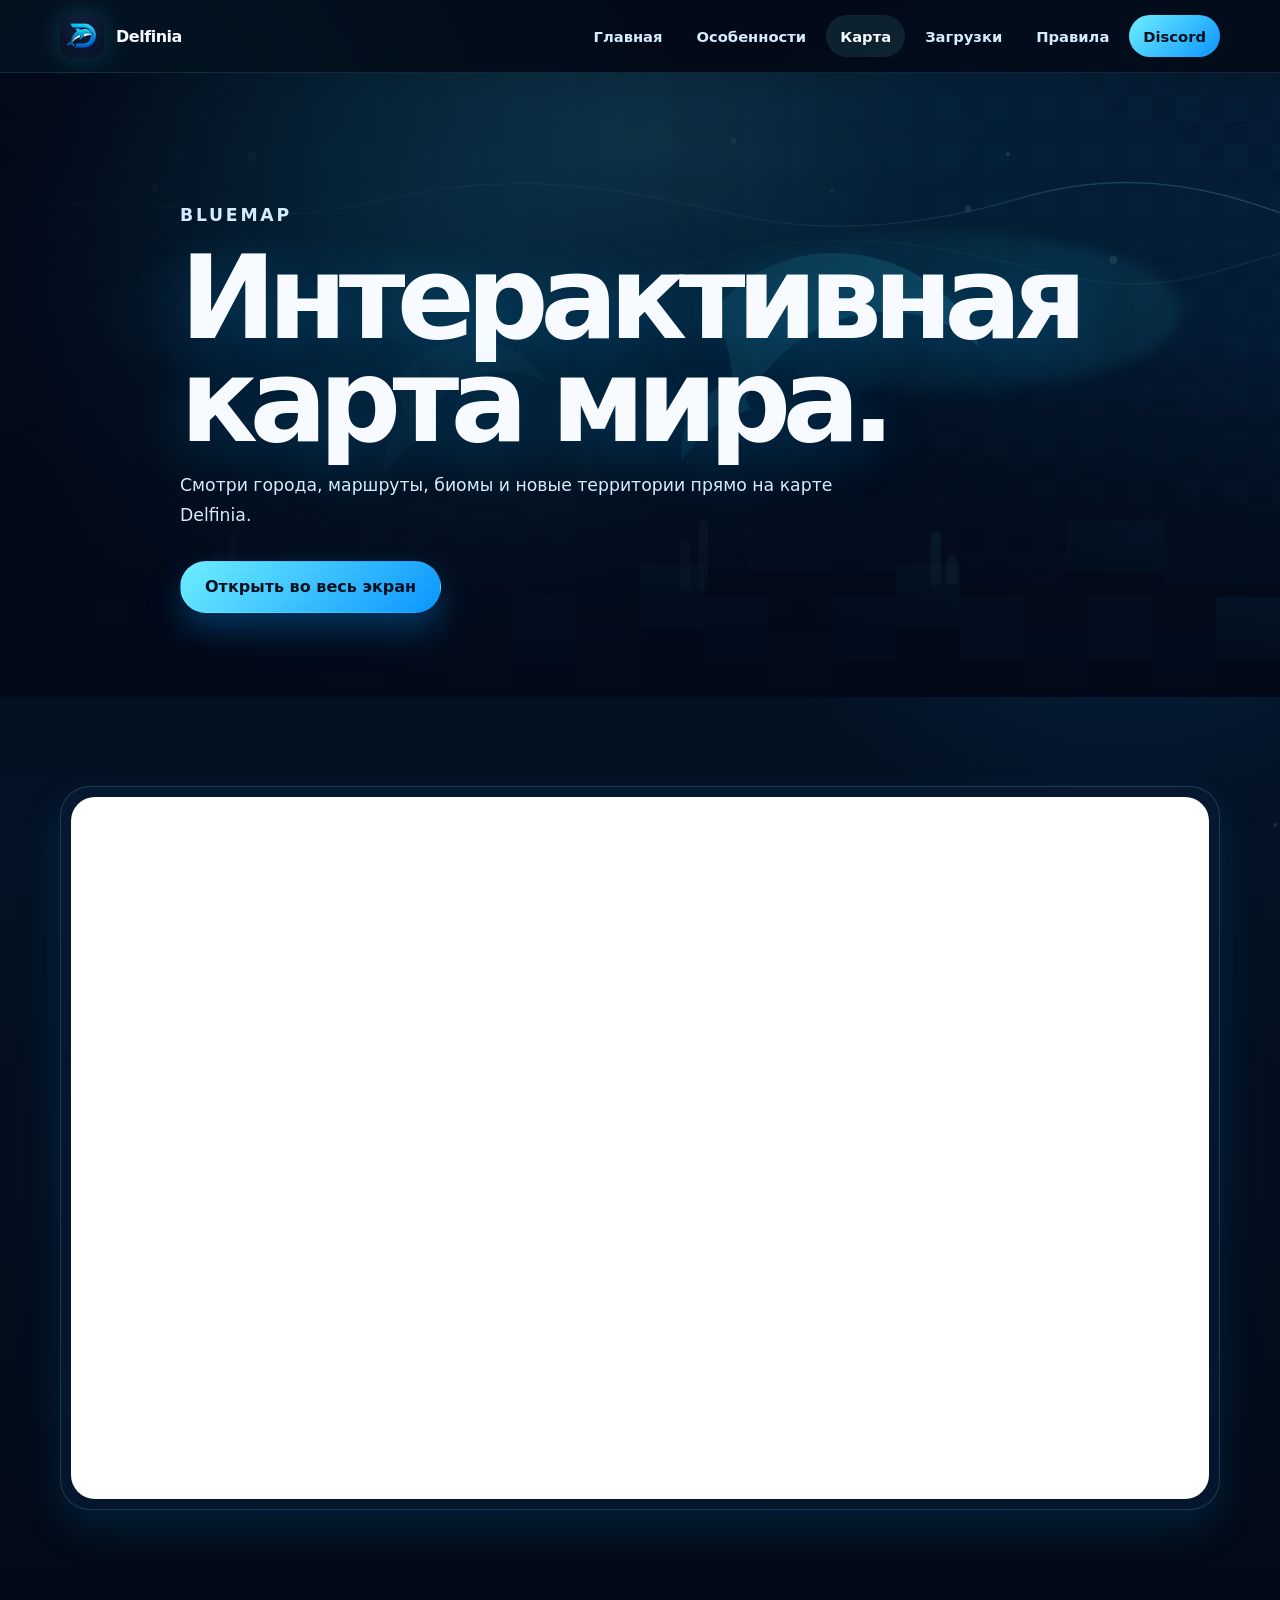
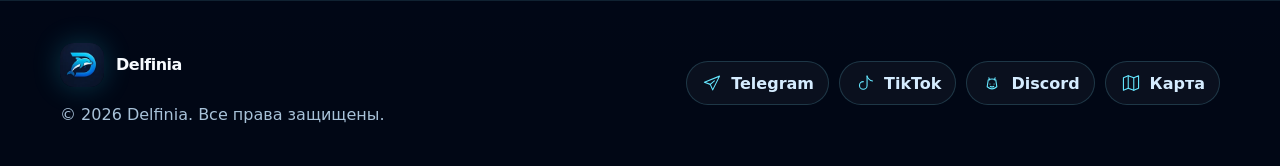
<file: map.html>
<!doctype html>
<html lang="ru">
<head>
  <meta charset="utf-8">
  <meta name="viewport" content="width=device-width, initial-scale=1">
  <title>Карта Delfinia — BlueMap мира сервера</title>
  <meta name="description" content="Онлайн-карта мира Delfinia с постройками, биомами, маршрутами и территориями сервера.">
  <meta name="keywords" content="Delfinia, Делфиния, Minecraft Java сервер, ванильное выживание, Roleplay Minecraft, BlueMap, Simple Voice Chat, SVC, DelfiniaJ, DelfiniaRP">
  <meta name="robots" content="index, follow, max-image-preview:large">
  <meta name="author" content="Delfinia">
  <meta name="theme-color" content="#06152b">
  <link rel="canonical" href="https://delfinia.win/map.html">
  <meta property="og:type" content="website">
  <meta property="og:url" content="https://delfinia.win/map.html">
  <meta property="og:title" content="Карта Delfinia — BlueMap мира сервера">
  <meta property="og:description" content="Онлайн-карта мира Delfinia с постройками, биомами, маршрутами и территориями сервера.">
  <meta property="og:image" content="https://delfinia.win/assets/images/delfinia-logo.jpg">
  <meta property="og:site_name" content="Delfinia">
  <meta name="twitter:card" content="summary_large_image">
  <meta name="twitter:title" content="Карта Delfinia — BlueMap мира сервера">
  <meta name="twitter:description" content="Онлайн-карта мира Delfinia с постройками, биомами, маршрутами и территориями сервера.">
  <meta name="twitter:image" content="https://delfinia.win/assets/images/delfinia-logo.jpg">
  <link rel="icon" href="./favicon.ico" sizes="any">
  <link rel="icon" href="./favicon.png" type="image/png">
  <link rel="apple-touch-icon" href="./apple-touch-icon.png">
  <link rel="manifest" href="./site.webmanifest">
  <link rel="preload" href="./assets/images/delfinia-logo-128.webp" as="image" type="image/webp">
  <script>document.documentElement.classList.add("js");</script>
  <link rel="stylesheet" href="./assets/css/styles.css">
  <script defer src="./assets/js/main.js"></script>
  
  <script type="application/ld+json">
  {
    "@context": "https://schema.org",
    "@graph": [
      {
        "@type": "Organization",
        "@id": "https://delfinia.win/#organization",
        "name": "Delfinia",
        "url": "https://delfinia.win/",
        "logo": "https://delfinia.win/assets/images/delfinia-logo.jpg",
        "sameAs": ["https://map.delfinia.win", "https://t.me/delfiniamc", "https://www.tiktok.com/@delfiniamc", "https://discord.gg/TguDqkNPft"]
      },
      {
        "@type": "WebSite",
        "@id": "https://delfinia.win/#website",
        "url": "https://delfinia.win/",
        "name": "Delfinia",
        "description": "Русскоязычный Minecraft Java сервер с ванильным выживанием, roleplay-возможностями, картой мира и ресурс-паком.",
        "publisher": { "@id": "https://delfinia.win/#organization" },
        "inLanguage": "ru"
      }
    ]
  }
  </script>
</head>
<body>
  <a class="skip-link" href="#main">Перейти к содержимому</a>
  <header class="site-header" data-header>
    <nav class="nav container" aria-label="Основная навигация">
      <a class="brand" href="./index.html" aria-label="Delfinia — главная">
        <picture>
          <source srcset="./assets/images/delfinia-logo-128.webp 1x, ./assets/images/delfinia-logo-256.webp 2x" type="image/webp">
          <img src="./assets/images/delfinia-logo.jpg" width="44" height="44" alt="Логотип Delfinia" decoding="async" fetchpriority="high">
        </picture>
        <span>Delfinia</span>
      </a>
      <button class="nav-toggle" type="button" aria-expanded="false" aria-controls="nav-links" aria-label="Открыть меню" data-nav-toggle>
        <span></span><span></span><span></span>
      </button>
      <ul class="nav-links" id="nav-links" data-nav-links>
        <li><a href="./index.html">Главная</a></li>
<li><a href="./features.html">Особенности</a></li>
<li><a href="./map.html" aria-current="page">Карта</a></li>
<li><a href="./downloads.html">Загрузки</a></li>
<li><a href="./rules.html">Правила</a></li>
<li><a class="nav-discord" href="https://discord.gg/TguDqkNPft" target="_blank" rel="noopener">Discord</a></li>
      </ul>
    </nav>
  </header>
  <main id="main">
<section class="page-hero" aria-labelledby="map-title">
      <div class="container page-hero__grid">
        <div class="reveal">
          <p class="eyebrow">BlueMap</p>
          <h1 id="map-title">Интерактивная карта мира.</h1>
          <p>Смотри города, маршруты, биомы и новые территории прямо на карте Delfinia.</p>
          <div class="inline-actions">
            <a class="btn btn--primary" href="https://map.delfinia.win" target="_blank" rel="noopener">Открыть во весь экран</a>
          </div>
        </div>
      </div>
    </section>
    <section class="section section--compact">
      <div class="container map-embed-shell reveal">
        <iframe class="map-iframe" src="https://map.delfinia.win" title="BlueMap Delfinia" loading="lazy" referrerpolicy="no-referrer-when-downgrade"></iframe>
      </div>
    </section>
  </main>
  <footer class="site-footer">
    <div class="container footer-grid">
      <div>
        <a class="brand brand--footer" href="./index.html" aria-label="Delfinia — главная">
          <picture>
            <source srcset="./assets/images/delfinia-logo-128.webp 1x, ./assets/images/delfinia-logo-256.webp 2x" type="image/webp">
            <img src="./assets/images/delfinia-logo.jpg" width="44" height="44" alt="Логотип Delfinia" loading="lazy" decoding="async">
          </picture>
          <span>Delfinia</span>
        </a>
        <p class="footer-copy">© 2026 Delfinia. Все права защищены.</p>
      </div>
      <ul class="social-links" aria-label="Социальные ссылки Delfinia">
        <li><a href="https://t.me/delfiniamc" rel="noopener" target="_blank"><img src="./assets/icons/telegram.svg" width="22" height="22" alt="" loading="lazy">Telegram</a></li>
        <li><a href="https://www.tiktok.com/@delfiniamc" rel="noopener" target="_blank"><img src="./assets/icons/tiktok.svg" width="22" height="22" alt="" loading="lazy">TikTok</a></li>
        <li><a href="https://discord.gg/TguDqkNPft" rel="noopener" target="_blank"><img src="./assets/icons/discord.svg" width="22" height="22" alt="" loading="lazy">Discord</a></li>
        <li><a href="https://map.delfinia.win" rel="noopener" target="_blank"><img src="./assets/icons/map.svg" width="22" height="22" alt="" loading="lazy">Карта</a></li>
      </ul>
    </div>
  </footer>
  <button class="back-to-top" type="button" aria-label="Наверх" data-back-to-top>↑</button>
  <div class="toast" role="status" aria-live="polite" data-toast>Скопировано</div>
</body>
</html>
</file>
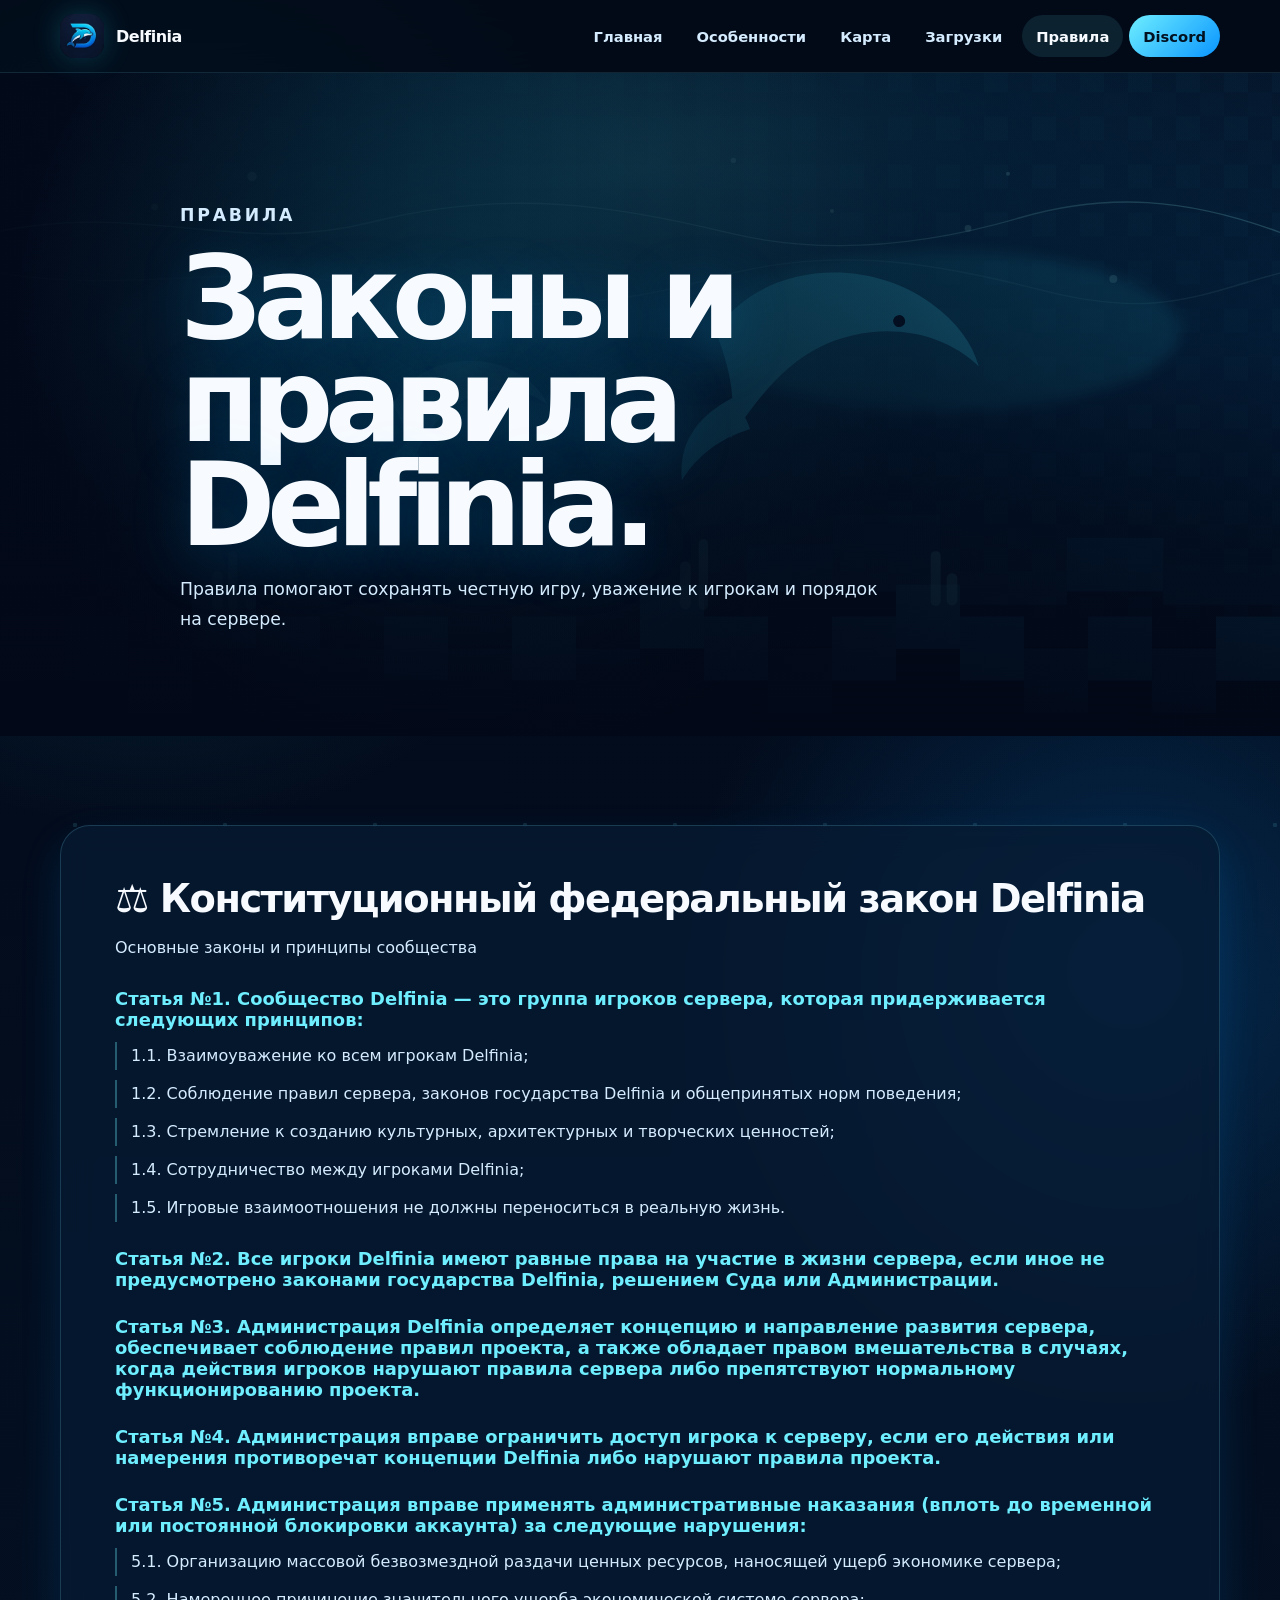
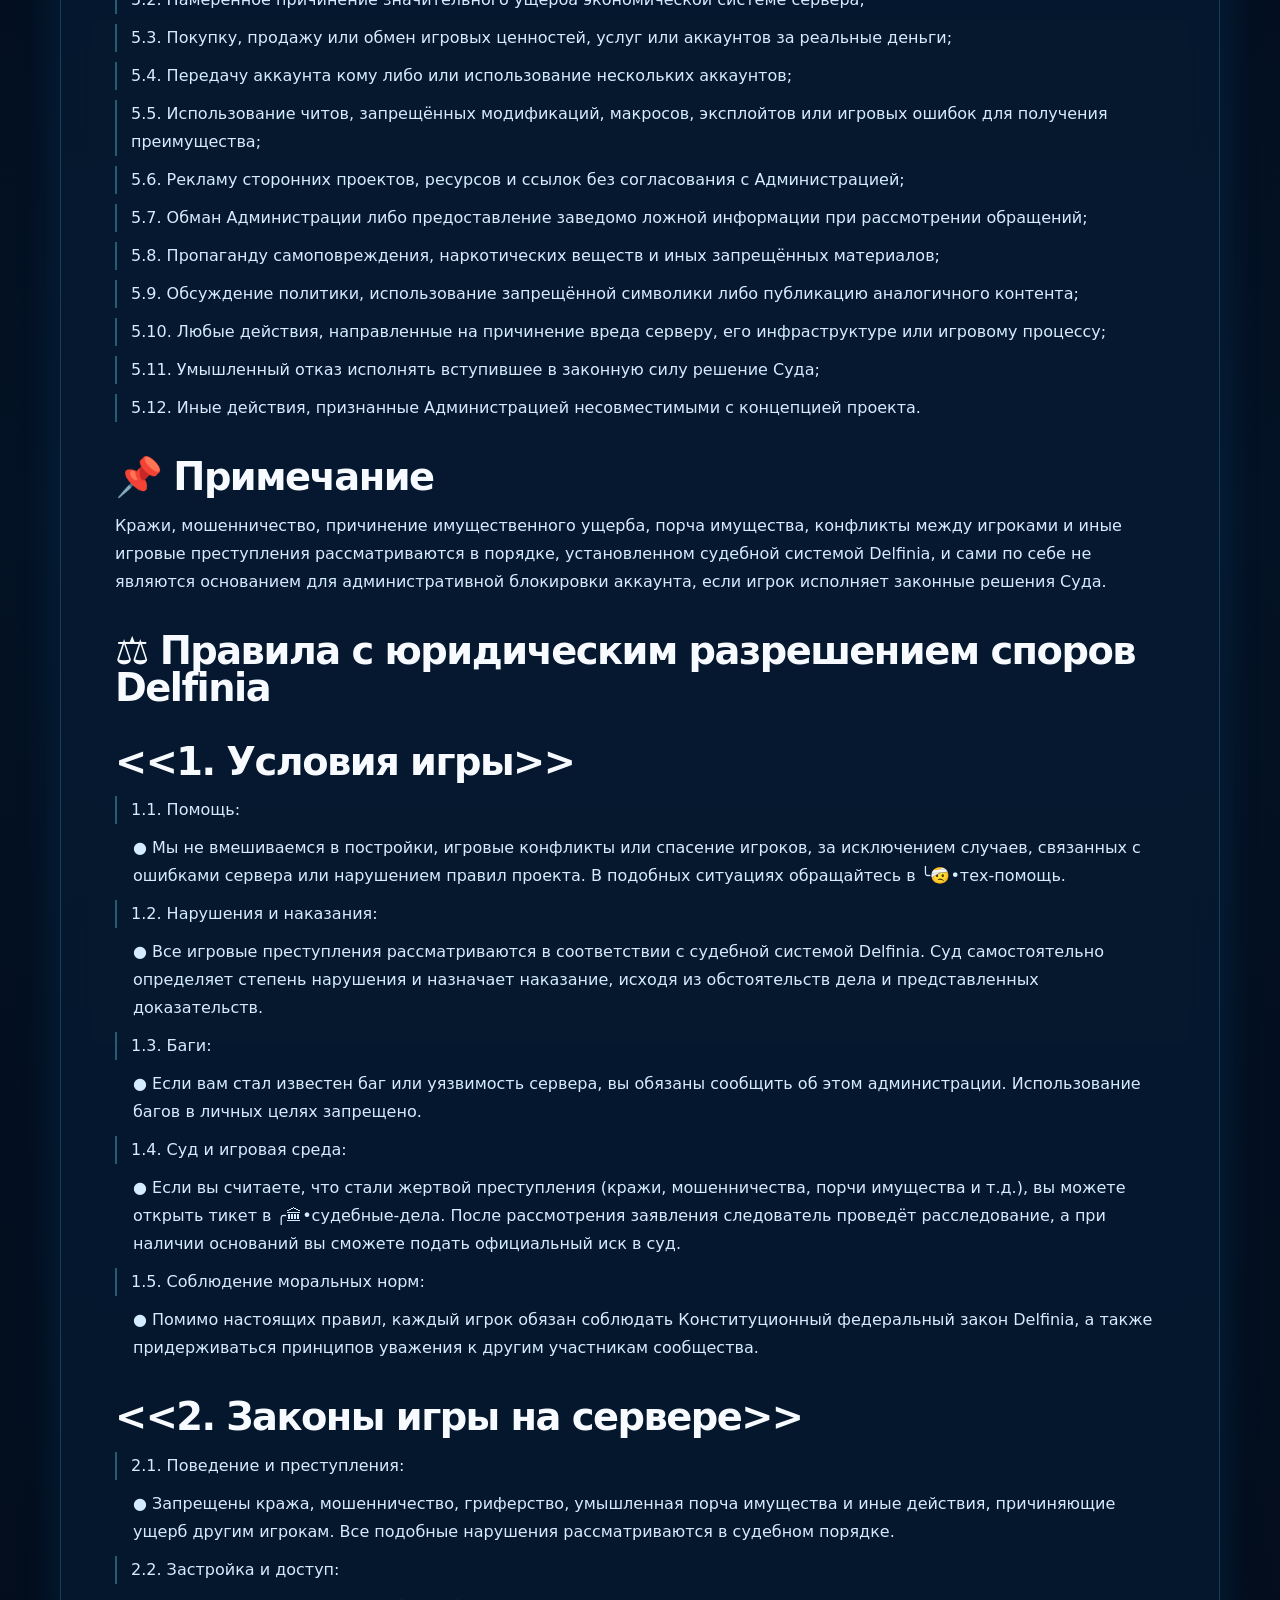
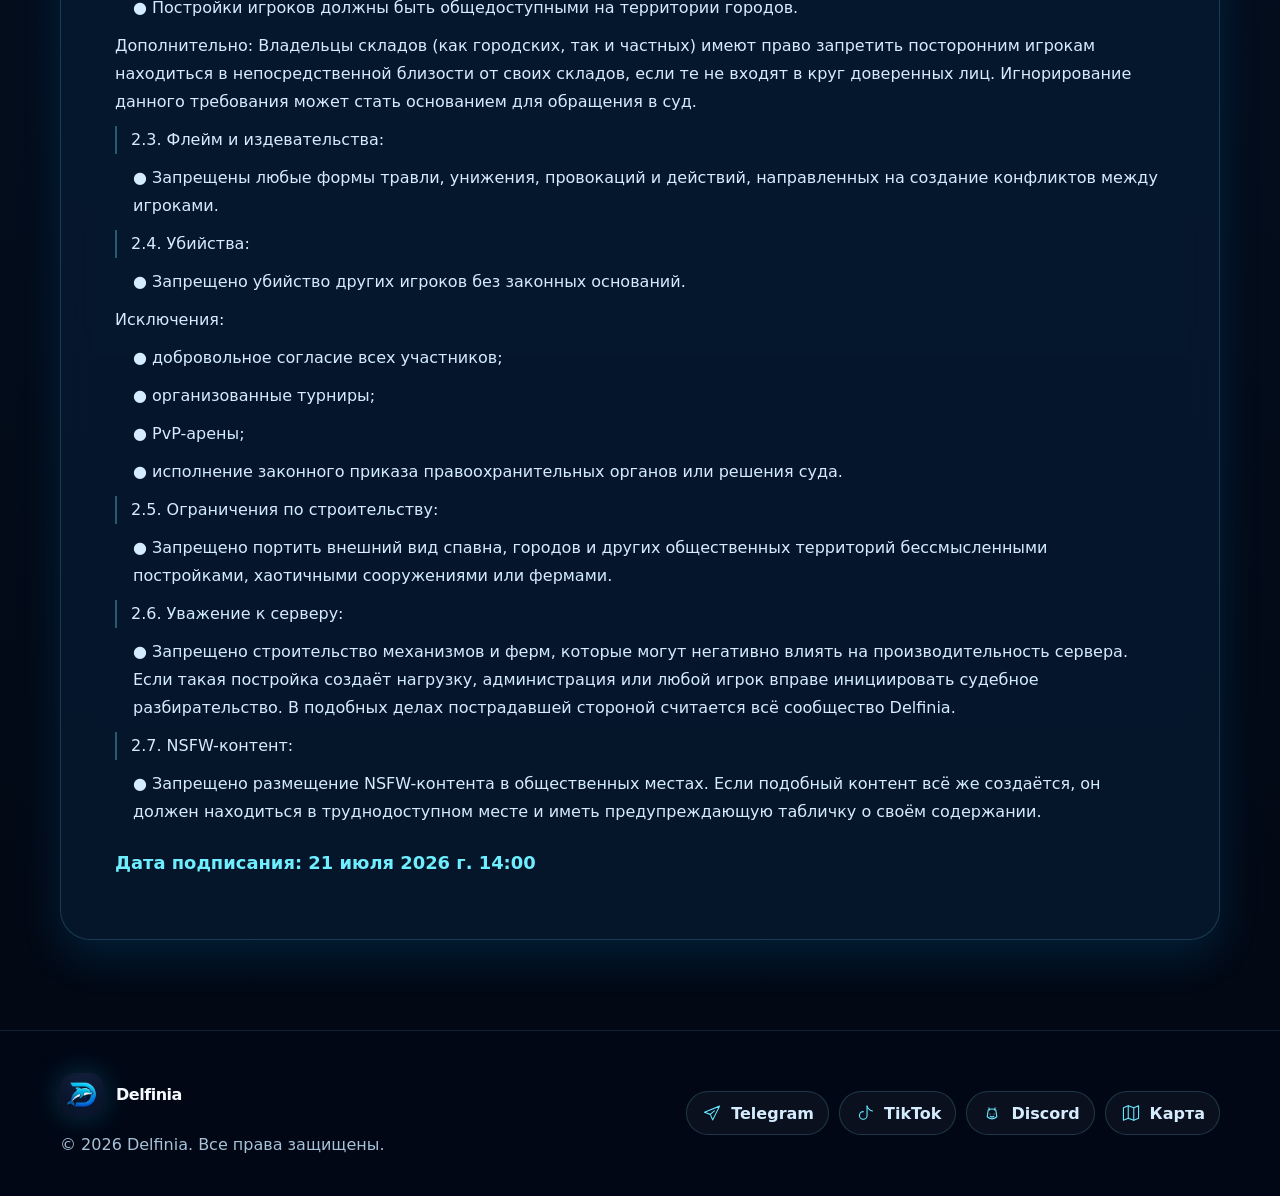
<file: rules.html>
<!doctype html>
<html lang="ru">
<head>
  <meta charset="utf-8">
  <meta name="viewport" content="width=device-width, initial-scale=1">
  <title>Правила Delfinia — законы сервера</title>
  <meta name="description" content="Правила Minecraft сервера Delfinia для честной игры, уважения игроков и порядка в сообществе.">
  <meta name="keywords" content="Delfinia, Делфиния, Minecraft Java сервер, ванильное выживание, Roleplay Minecraft, BlueMap, Simple Voice Chat, SVC, DelfiniaJ, DelfiniaRP">
  <meta name="robots" content="index, follow, max-image-preview:large">
  <meta name="author" content="Delfinia">
  <meta name="theme-color" content="#06152b">
  <link rel="canonical" href="https://delfinia.win/rules.html">
  <meta property="og:type" content="website">
  <meta property="og:url" content="https://delfinia.win/rules.html">
  <meta property="og:title" content="Правила Delfinia — законы сервера">
  <meta property="og:description" content="Правила Minecraft сервера Delfinia для честной игры, уважения игроков и порядка в сообществе.">
  <meta property="og:image" content="https://delfinia.win/assets/images/delfinia-logo.jpg">
  <meta property="og:site_name" content="Delfinia">
  <meta name="twitter:card" content="summary_large_image">
  <meta name="twitter:title" content="Правила Delfinia — законы сервера">
  <meta name="twitter:description" content="Правила Minecraft сервера Delfinia для честной игры, уважения игроков и порядка в сообществе.">
  <meta name="twitter:image" content="https://delfinia.win/assets/images/delfinia-logo.jpg">
  <link rel="icon" href="./favicon.ico" sizes="any">
  <link rel="icon" href="./favicon.png" type="image/png">
  <link rel="apple-touch-icon" href="./apple-touch-icon.png">
  <link rel="manifest" href="./site.webmanifest">
  <link rel="preload" href="./assets/images/delfinia-logo-128.webp" as="image" type="image/webp">
  <script>document.documentElement.classList.add("js");</script>
  <link rel="stylesheet" href="./assets/css/styles.css">
  <script defer src="./assets/js/main.js"></script>
  
  <script type="application/ld+json">
  {
    "@context": "https://schema.org",
    "@graph": [
      {
        "@type": "Organization",
        "@id": "https://delfinia.win/#organization",
        "name": "Delfinia",
        "url": "https://delfinia.win/",
        "logo": "https://delfinia.win/assets/images/delfinia-logo.jpg",
        "sameAs": ["https://map.delfinia.win", "https://t.me/delfiniamc", "https://www.tiktok.com/@delfiniamc", "https://discord.gg/TguDqkNPft"]
      },
      {
        "@type": "WebSite",
        "@id": "https://delfinia.win/#website",
        "url": "https://delfinia.win/",
        "name": "Delfinia",
        "description": "Русскоязычный Minecraft Java сервер с ванильным выживанием, roleplay-возможностями, картой мира и ресурс-паком.",
        "publisher": { "@id": "https://delfinia.win/#organization" },
        "inLanguage": "ru"
      }
    ]
  }
  </script>
</head>
<body>
  <a class="skip-link" href="#main">Перейти к содержимому</a>
  <header class="site-header" data-header>
    <nav class="nav container" aria-label="Основная навигация">
      <a class="brand" href="./index.html" aria-label="Delfinia — главная">
        <picture>
          <source srcset="./assets/images/delfinia-logo-128.webp 1x, ./assets/images/delfinia-logo-256.webp 2x" type="image/webp">
          <img src="./assets/images/delfinia-logo.jpg" width="44" height="44" alt="Логотип Delfinia" decoding="async" fetchpriority="high">
        </picture>
        <span>Delfinia</span>
      </a>
      <button class="nav-toggle" type="button" aria-expanded="false" aria-controls="nav-links" aria-label="Открыть меню" data-nav-toggle>
        <span></span><span></span><span></span>
      </button>
      <ul class="nav-links" id="nav-links" data-nav-links>
        <li><a href="./index.html">Главная</a></li>
<li><a href="./features.html">Особенности</a></li>
<li><a href="./map.html">Карта</a></li>
<li><a href="./downloads.html">Загрузки</a></li>
<li><a href="./rules.html" aria-current="page">Правила</a></li>
<li><a class="nav-discord" href="https://discord.gg/TguDqkNPft" target="_blank" rel="noopener">Discord</a></li>
      </ul>
    </nav>
  </header>
  <main id="main">
<section class="page-hero" aria-labelledby="rules-title">
      <div class="container page-hero__grid">
        <div class="reveal">
          <p class="eyebrow">Правила</p>
          <h1 id="rules-title">Законы и правила Delfinia.</h1>
          <p>Правила помогают сохранять честную игру, уважение к игрокам и порядок на сервере.</p>
        </div>
      </div>
    </section>
    <section class="section section--compact">
      <div class="container">
        <article class="rules-document reveal">
          <h2>⚖️ Конституционный федеральный закон Delfinia</h2>
<p>Основные законы и принципы сообщества</p>
<h3>Статья №1. Сообщество Delfinia — это группа игроков сервера, которая придерживается следующих принципов:</h3>
<p class="rule-point">1.1. Взаимоуважение ко всем игрокам Delfinia;</p>
<p class="rule-point">1.2. Соблюдение правил сервера, законов государства Delfinia и общепринятых норм поведения;</p>
<p class="rule-point">1.3. Стремление к созданию культурных, архитектурных и творческих ценностей;</p>
<p class="rule-point">1.4. Сотрудничество между игроками Delfinia;</p>
<p class="rule-point">1.5. Игровые взаимоотношения не должны переноситься в реальную жизнь.</p>
<h3>Статья №2. Все игроки Delfinia имеют равные права на участие в жизни сервера, если иное не предусмотрено законами государства Delfinia, решением Суда или Администрации.</h3>
<h3>Статья №3. Администрация Delfinia определяет концепцию и направление развития сервера, обеспечивает соблюдение правил проекта, а также обладает правом вмешательства в случаях, когда действия игроков нарушают правила сервера либо препятствуют нормальному функционированию проекта.</h3>
<h3>Статья №4. Администрация вправе ограничить доступ игрока к серверу, если его действия или намерения противоречат концепции Delfinia либо нарушают правила проекта.</h3>
<h3>Статья №5. Администрация вправе применять административные наказания (вплоть до временной или постоянной блокировки аккаунта) за следующие нарушения:</h3>
<p class="rule-point">5.1. Организацию массовой безвозмездной раздачи ценных ресурсов, наносящей ущерб экономике сервера;</p>
<p class="rule-point">5.2. Намеренное причинение значительного ущерба экономической системе сервера;</p>
<p class="rule-point">5.3. Покупку, продажу или обмен игровых ценностей, услуг или аккаунтов за реальные деньги;</p>
<p class="rule-point">5.4. Передачу аккаунта кому либо или использование нескольких аккаунтов;</p>
<p class="rule-point">5.5. Использование читов, запрещённых модификаций, макросов, эксплойтов или игровых ошибок для получения преимущества;</p>
<p class="rule-point">5.6. Рекламу сторонних проектов, ресурсов и ссылок без согласования с Администрацией;</p>
<p class="rule-point">5.7. Обман Администрации либо предоставление заведомо ложной информации при рассмотрении обращений;</p>
<p class="rule-point">5.8. Пропаганду самоповреждения, наркотических веществ и иных запрещённых материалов;</p>
<p class="rule-point">5.9. Обсуждение политики, использование запрещённой символики либо публикацию аналогичного контента;</p>
<p class="rule-point">5.10. Любые действия, направленные на причинение вреда серверу, его инфраструктуре или игровому процессу;</p>
<p class="rule-point">5.11. Умышленный отказ исполнять вступившее в законную силу решение Суда;</p>
<p class="rule-point">5.12. Иные действия, признанные Администрацией несовместимыми с концепцией проекта.</p>
<h2>📌 Примечание</h2>
<p>Кражи, мошенничество, причинение имущественного ущерба, порча имущества, конфликты между игроками и иные игровые преступления рассматриваются в порядке, установленном судебной системой Delfinia, и сами по себе не являются основанием для административной блокировки аккаунта, если игрок исполняет законные решения Суда.</p>
<h2>⚖️ Правила с юридическим разрешением споров Delfinia</h2>
<h2>&lt;&lt;1. Условия игры&gt;&gt;</h2>
<p class="rule-point">1.1. Помощь:</p>
<p class="rule-bullet">● Мы не вмешиваемся в постройки, игровые конфликты или спасение игроков, за исключением случаев, связанных с ошибками сервера или нарушением правил проекта. В подобных ситуациях обращайтесь в ⁠╰🤕•тех-помощь.</p>
<p class="rule-point">1.2. Нарушения и наказания:</p>
<p class="rule-bullet">● Все игровые преступления рассматриваются в соответствии с судебной системой Delfinia. Суд самостоятельно определяет степень нарушения и назначает наказание, исходя из обстоятельств дела и представленных доказательств.</p>
<p class="rule-point">1.3. Баги:</p>
<p class="rule-bullet">● Если вам стал известен баг или уязвимость сервера, вы обязаны сообщить об этом администрации. Использование багов в личных целях запрещено.</p>
<p class="rule-point">1.4. Суд и игровая среда:</p>
<p class="rule-bullet">● Если вы считаете, что стали жертвой преступления (кражи, мошенничества, порчи имущества и т.д.), вы можете открыть тикет в ⁠╭🏛•судебные-дела. После рассмотрения заявления следователь проведёт расследование, а при наличии оснований вы сможете подать официальный иск в суд.</p>
<p class="rule-point">1.5. Соблюдение моральных норм:</p>
<p class="rule-bullet">● Помимо настоящих правил, каждый игрок обязан соблюдать Конституционный федеральный закон Delfinia, а также придерживаться принципов уважения к другим участникам сообщества.</p>
<h2>&lt;&lt;2. Законы игры на сервере&gt;&gt;</h2>
<p class="rule-point">2.1. Поведение и преступления:</p>
<p class="rule-bullet">● Запрещены кража, мошенничество, гриферство, умышленная порча имущества и иные действия, причиняющие ущерб другим игрокам. Все подобные нарушения рассматриваются в судебном порядке.</p>
<p class="rule-point">2.2. Застройка и доступ:</p>
<p class="rule-bullet">● Постройки игроков должны быть общедоступными на территории городов.</p>
<p>Дополнительно: Владельцы складов (как городских, так и частных) имеют право запретить посторонним игрокам находиться в непосредственной близости от своих складов, если те не входят в круг доверенных лиц. Игнорирование данного требования может стать основанием для обращения в суд.</p>
<p class="rule-point">2.3. Флейм и издевательства:</p>
<p class="rule-bullet">● Запрещены любые формы травли, унижения, провокаций и действий, направленных на создание конфликтов между игроками.</p>
<p class="rule-point">2.4. Убийства:</p>
<p class="rule-bullet">● Запрещено убийство других игроков без законных оснований.</p>
<p>Исключения:</p>
<p class="rule-bullet">● добровольное согласие всех участников;</p>
<p class="rule-bullet">● организованные турниры;</p>
<p class="rule-bullet">● PvP-арены;</p>
<p class="rule-bullet">● исполнение законного приказа правоохранительных органов или решения суда.</p>
<p class="rule-point">2.5. Ограничения по строительству:</p>
<p class="rule-bullet">● Запрещено портить внешний вид спавна, городов и других общественных территорий бессмысленными постройками, хаотичными сооружениями или фермами.</p>
<p class="rule-point">2.6. Уважение к серверу:</p>
<p class="rule-bullet">● Запрещено строительство механизмов и ферм, которые могут негативно влиять на производительность сервера. Если такая постройка создаёт нагрузку, администрация или любой игрок вправе инициировать судебное разбирательство. В подобных делах пострадавшей стороной считается всё сообщество Delfinia.</p>
<p class="rule-point">2.7. NSFW-контент:</p>
<p class="rule-bullet">● Запрещено размещение NSFW-контента в общественных местах. Если подобный контент всё же создаётся, он должен находиться в труднодоступном месте и иметь предупреждающую табличку о своём содержании.</p>
<h3>Дата подписания: 21 июля 2026 г. 14:00</h3>
        </article>
      </div>
    </section>
  </main>
  <footer class="site-footer">
    <div class="container footer-grid">
      <div>
        <a class="brand brand--footer" href="./index.html" aria-label="Delfinia — главная">
          <picture>
            <source srcset="./assets/images/delfinia-logo-128.webp 1x, ./assets/images/delfinia-logo-256.webp 2x" type="image/webp">
            <img src="./assets/images/delfinia-logo.jpg" width="44" height="44" alt="Логотип Delfinia" loading="lazy" decoding="async">
          </picture>
          <span>Delfinia</span>
        </a>
        <p class="footer-copy">© 2026 Delfinia. Все права защищены.</p>
      </div>
      <ul class="social-links" aria-label="Социальные ссылки Delfinia">
        <li><a href="https://t.me/delfiniamc" rel="noopener" target="_blank"><img src="./assets/icons/telegram.svg" width="22" height="22" alt="" loading="lazy">Telegram</a></li>
        <li><a href="https://www.tiktok.com/@delfiniamc" rel="noopener" target="_blank"><img src="./assets/icons/tiktok.svg" width="22" height="22" alt="" loading="lazy">TikTok</a></li>
        <li><a href="https://discord.gg/TguDqkNPft" rel="noopener" target="_blank"><img src="./assets/icons/discord.svg" width="22" height="22" alt="" loading="lazy">Discord</a></li>
        <li><a href="https://map.delfinia.win" rel="noopener" target="_blank"><img src="./assets/icons/map.svg" width="22" height="22" alt="" loading="lazy">Карта</a></li>
      </ul>
    </div>
  </footer>
  <button class="back-to-top" type="button" aria-label="Наверх" data-back-to-top>↑</button>
  <div class="toast" role="status" aria-live="polite" data-toast>Скопировано</div>
</body>
</html>
</file>
<file: assets/css/styles.css>
:root {
  --bg: #020817;
  --panel: rgba(8, 27, 52, .74);
  --panel-strong: rgba(7, 22, 43, .92);
  --line: rgba(125, 231, 255, .18);
  --cyan: #6eeeff;
  --cyan-strong: #26d9ff;
  --blue: #0a95ff;
  --white: #f7fbff;
  --muted: #a8c2d9;
  --muted-strong: #d5ecff;
  --shadow: 0 24px 80px rgba(0, 8, 22, .45);
  --soft: 0 18px 42px rgba(0, 155, 255, .14);
  --radius-lg: 30px;
  --radius-md: 20px;
  --container: 1160px;
  color-scheme: dark;
}

* { box-sizing: border-box; }
html { scroll-behavior: smooth; scroll-padding-top: 84px; }
body {
  margin: 0;
  min-width: 320px;
  font-family: Inter, ui-sans-serif, system-ui, -apple-system, BlinkMacSystemFont, "Segoe UI", sans-serif;
  color: var(--white);
  background:
    radial-gradient(circle at 12% 8%, rgba(38, 217, 255, .18), transparent 30rem),
    radial-gradient(circle at 88% 22%, rgba(10, 149, 255, .22), transparent 28rem),
    linear-gradient(180deg, var(--bg), #041225 48%, #020813);
  overflow-x: hidden;
}
body::before {
  content: "";
  position: fixed;
  inset: 0;
  z-index: -2;
  pointer-events: none;
  background-image: radial-gradient(circle, rgba(110,238,255,.12) 0 2px, transparent 2.5px);
  background-size: 150px 150px;
}
img { display: block; max-width: 100%; height: auto; }
a { color: inherit; text-decoration: none; }
button { font: inherit; }
code { color: var(--cyan); overflow-wrap: anywhere; }
:focus-visible { outline: 3px solid var(--cyan); outline-offset: 4px; }
.container { width: min(var(--container), calc(100% - 40px)); margin-inline: auto; }
.skip-link {
  position: fixed; left: 16px; top: 12px; z-index: 1000; padding: 12px 16px;
  border-radius: 999px; color: #02101f; background: var(--cyan); transform: translateY(-140%);
  transition: transform .2s ease;
}
.skip-link:focus { transform: translateY(0); }

.site-header {
  position: sticky; top: 0; z-index: 90;
  border-bottom: 1px solid rgba(125,231,255,.12);
  background: rgba(3,12,25,.76);
  backdrop-filter: blur(18px);
}
.site-header.is-scrolled { background: rgba(3,12,25,.94); box-shadow: 0 18px 50px rgba(0,0,0,.26); }
.nav { min-height: 72px; display: flex; align-items: center; justify-content: space-between; gap: 18px; }
.brand { display: inline-flex; align-items: center; gap: 12px; font-weight: 900; letter-spacing: -.03em; }
.brand img { width: 44px; height: 44px; border-radius: 14px; box-shadow: 0 0 28px rgba(38,217,255,.22); }
.nav-links { display: flex; align-items: center; gap: 6px; list-style: none; margin: 0; padding: 0; }
.nav-links a {
  display: inline-flex; min-height: 42px; align-items: center; border-radius: 999px; padding: 0 14px;
  color: var(--muted-strong); font-size: .92rem; font-weight: 800;
}
.nav-links a:hover, .nav-links a[aria-current="page"] { color: var(--white); background: rgba(110,238,255,.1); }
.nav-links .nav-discord { color: #02101f; background: linear-gradient(135deg, var(--cyan), var(--blue)); }
.nav-toggle {
  display: none; width: 46px; height: 46px; border: 1px solid var(--line); border-radius: 15px;
  background: rgba(255,255,255,.04); color: var(--white); cursor: pointer;
}
.nav-toggle span { display: block; width: 20px; height: 2px; margin: 5px auto; border-radius: 999px; background: currentColor; transition: transform .2s ease, opacity .2s ease; }
.nav-toggle[aria-expanded="true"] span:nth-child(1) { transform: translateY(7px) rotate(45deg); }
.nav-toggle[aria-expanded="true"] span:nth-child(2) { opacity: 0; }
.nav-toggle[aria-expanded="true"] span:nth-child(3) { transform: translateY(-7px) rotate(-45deg); }

.hero, .page-hero {
  position: relative; overflow: hidden; isolation: isolate;
  background:
    linear-gradient(90deg, rgba(2,8,23,.94), rgba(2,8,23,.74) 54%, rgba(2,8,23,.32)),
    url("../images/hero-ocean.svg") center/cover no-repeat;
}
.hero { min-height: 100svh; display: grid; align-items: center; }
.hero::before, .page-hero::before {
  content: ""; position: absolute; inset: 0; z-index: -1;
  background: linear-gradient(180deg, rgba(2,8,23,.02), rgba(2,8,23,.9)), radial-gradient(circle at 36% 38%, rgba(38,217,255,.18), transparent 28rem);
}
.hero__ambient {
  position: absolute; right: 8%; bottom: 8%; width: min(42vw,520px); aspect-ratio: 1;
  border-radius: 50%; background: radial-gradient(circle, rgba(38,217,255,.16), transparent 68%);
  filter: blur(10px); pointer-events: none;
}
.hero__grid, .page-hero__grid { display: grid; grid-template-columns: minmax(0,1fr); max-width: 920px; gap: 32px; }
.hero__grid { padding-block: 124px 96px; }
.page-hero { padding: clamp(82px, 10vw, 128px) 0 clamp(48px, 7vw, 84px); }
.hero__content { max-width: 900px; }
.eyebrow { margin: 0 0 16px; color: var(--cyan); font-size: .78rem; font-weight: 900; letter-spacing: .16em; text-transform: uppercase; }
.hero__logo { display: inline-block; margin-bottom: 22px; }
.hero__logo img { width: clamp(108px, 13vw, 150px); height: clamp(108px, 13vw, 150px); border-radius: 34px; box-shadow: 0 0 0 1px rgba(255,255,255,.08), 0 26px 70px rgba(0,166,255,.26); }
h1, h2, h3, p { overflow-wrap: anywhere; }
h1 { margin: 0; font-size: clamp(3.4rem, 9vw, 8.2rem); line-height: .9; letter-spacing: -.075em; text-shadow: 0 14px 60px rgba(0,166,255,.24); }
h2 { margin: 0; font-size: clamp(1.9rem, 4.4vw, 4.2rem); line-height: .98; letter-spacing: -.055em; }
h3 { margin: 0; }
.hero__subtitle, .page-hero p, .section__header p, .feature-card p, .download-card p, .rules-document p { color: var(--muted-strong); line-height: 1.72; }
.hero__subtitle { max-width: 680px; margin: 26px 0 0; font-size: clamp(1.08rem,2vw,1.34rem); }
.page-hero p { max-width: 720px; font-size: 1.08rem; }
.hero__actions, .inline-actions, .card-actions { display: flex; flex-wrap: wrap; gap: 14px; margin-top: 30px; }
.btn {
  display: inline-flex; min-height: 52px; align-items: center; justify-content: center; gap: 10px;
  border: 1px solid transparent; border-radius: 999px; padding: 0 24px; font-weight: 900; cursor: pointer;
  transition: transform .2s ease, box-shadow .2s ease, border-color .2s ease, background .2s ease;
}
.btn:hover { transform: translateY(-2px); }
.btn--primary { color: #02101f; background: linear-gradient(135deg, var(--cyan), var(--blue)); box-shadow: 0 16px 34px rgba(10,149,255,.3); }
.btn--ghost { color: var(--white); border-color: rgba(110,238,255,.28); background: rgba(255,255,255,.055); }
.scroll-indicator { position: absolute; left: 50%; bottom: 28px; width: 30px; height: 48px; border: 1px solid rgba(110,238,255,.42); border-radius: 999px; transform: translateX(-50%); }
.scroll-indicator span { position: absolute; left: 50%; top: 10px; width: 5px; height: 5px; border-radius: 50%; background: var(--cyan); transform: translateX(-50%); animation: scrollDot 1.8s ease-in-out infinite; }
@keyframes scrollDot { 0% { transform: translate(-50%,0); opacity: 0; } 25% { opacity: 1; } 100% { transform: translate(-50%,20px); opacity: 0; } }

.section { padding: clamp(72px, 9vw, 124px) 0; }
.section--compact { padding: clamp(56px, 7vw, 96px) 0; }
.section__header { max-width: 820px; margin: 0 auto 40px; text-align: center; }
.section__header p { margin: 20px 0 0; }

.quick-grid { display: grid; grid-template-columns: repeat(5, minmax(0,1fr)); gap: 14px; }
.quick-card, .feature-card, .download-card, .map-embed-shell, .rules-document {
  border: 1px solid var(--line); border-radius: var(--radius-lg); background: var(--panel); box-shadow: var(--soft); backdrop-filter: blur(16px);
}
.quick-card {
  position: relative; min-height: 126px; padding: 20px; overflow: hidden; text-align: left; color: inherit;
  transition: transform .22s ease, border-color .22s ease, box-shadow .22s ease;
}
.quick-card:hover, .feature-card:hover, .download-card:hover { transform: translateY(-4px); border-color: rgba(110,238,255,.42); box-shadow: 0 22px 48px rgba(0,125,255,.15); }
.quick-card strong { display: block; color: var(--cyan); margin-bottom: 14px; text-transform: uppercase; letter-spacing: .08em; font-size: .78rem; }
.quick-card span { display: block; font-size: 1.12rem; font-weight: 900; letter-spacing: -.03em; }
.quick-card small { display: block; margin-top: 8px; color: var(--muted); font-weight: 750; }
.quick-card--button { cursor: pointer; }

.feature-grid { display: grid; grid-template-columns: repeat(5, minmax(0,1fr)); gap: 14px; }
.feature-card { overflow: hidden; border-radius: 20px; background: linear-gradient(180deg, rgba(8,31,58,.76), rgba(4,16,31,.78)); transition: transform .22s ease, border-color .22s ease, box-shadow .22s ease; }
.feature-preview { width: 100%; aspect-ratio: 5 / 3; object-fit: cover; border-bottom: 1px solid var(--line); }
.feature-card__body { padding: 14px; }
.feature-tag { display: inline-flex; margin-bottom: 10px; padding: 5px 8px; border-radius: 999px; color: #02101f; background: var(--cyan); font-size: .68rem; font-weight: 900; letter-spacing: .08em; text-transform: uppercase; }
.feature-card h2 { font-size: .96rem; line-height: 1.2; letter-spacing: -.025em; }
.feature-card p { margin: 9px 0 0; font-size: .86rem; line-height: 1.5; color: var(--muted-strong); }
.feature-command { display: block; margin-top: 10px; font-size: .8rem; color: var(--muted); }
.feature-card a:not(.btn), .download-card a:not(.btn), .rules-document a {
  color: var(--cyan); text-decoration: underline; text-decoration-color: rgba(110,238,255,.45); text-underline-offset: 3px;
}
.feature-list { margin: 9px 0 0; padding-left: 18px; color: var(--muted-strong); font-size: .84rem; line-height: 1.48; }
.feature-list li + li { margin-top: 5px; }
.feature-card--sponsor { border-color: rgba(255,221,116,.34); background: linear-gradient(180deg, rgba(36,31,12,.74), rgba(4,16,31,.82)); }
.feature-card--sponsor .feature-tag { background: linear-gradient(135deg, #ffe083, var(--cyan)); }


.download-grid { display: grid; grid-template-columns: repeat(3, minmax(0,1fr)); gap: 18px; }
.download-card { padding: 28px; background: linear-gradient(180deg, rgba(8,31,58,.76), rgba(4,16,31,.78)); transition: transform .22s ease, border-color .22s ease, box-shadow .22s ease; }
.download-card img { margin-bottom: 20px; filter: drop-shadow(0 0 16px rgba(38,217,255,.22)); }
.download-card h2 { font-size: clamp(1.35rem, 2.2vw, 1.9rem); }
.download-meta { margin-top: 16px; display: grid; gap: 6px; }
.download-meta span { color: var(--muted); font-size: .76rem; font-weight: 900; letter-spacing: .08em; text-transform: uppercase; }

.map-embed-shell { padding: 10px; overflow: hidden; }
.map-iframe { display: block; width: 100%; height: min(78vh, 760px); min-height: 520px; border: 0; border-radius: 24px; background: rgba(2,8,23,.7); }

.rules-document { padding: clamp(24px, 5vw, 54px); }
.rules-document h2 { margin: 36px 0 16px; font-size: clamp(1.55rem, 3vw, 2.5rem); letter-spacing: -.04em; }
.rules-document h2:first-child { margin-top: 0; }
.rules-document h3 { margin: 26px 0 12px; color: var(--cyan); font-size: 1.12rem; }
.rules-document p { margin: 10px 0; line-height: 1.75; }
.rule-point { padding-left: 14px; border-left: 2px solid rgba(110,238,255,.32); }
.rule-bullet { padding-left: 18px; color: var(--white); }

.site-footer { padding: 42px 0; border-top: 1px solid rgba(125,231,255,.12); background: rgba(2,8,23,.82); }
.footer-grid { display: flex; align-items: center; justify-content: space-between; gap: 28px; }
.footer-copy { margin: 14px 0 0; color: var(--muted); }
.social-links { display: flex; flex-wrap: wrap; justify-content: flex-end; gap: 10px; list-style: none; margin: 0; padding: 0; }
.social-links a { display: inline-flex; min-height: 44px; align-items: center; gap: 8px; border: 1px solid var(--line); border-radius: 999px; padding: 0 14px; color: var(--muted-strong); background: rgba(255,255,255,.04); font-weight: 800; }
.social-links img { width: 22px; height: 22px; }
.back-to-top, .toast { position: fixed; z-index: 100; pointer-events: none; opacity: 0; transform: translateY(12px); transition: opacity .22s ease, transform .22s ease; }
.back-to-top { right: 22px; bottom: 22px; width: 48px; height: 48px; border: 1px solid rgba(110,238,255,.32); border-radius: 16px; color: var(--white); background: rgba(5,18,38,.86); box-shadow: var(--soft); cursor: pointer; }
.back-to-top.is-visible { pointer-events: auto; opacity: 1; transform: translateY(0); }
.toast { left: 50%; bottom: 26px; padding: 12px 18px; border: 1px solid rgba(110,238,255,.28); border-radius: 999px; color: #02101f; background: var(--cyan); font-weight: 900; box-shadow: 0 16px 38px rgba(0,0,0,.3); transform: translate(-50%,20px); }
.toast.is-visible { opacity: 1; transform: translate(-50%,0); }
.reveal { transition: opacity .65s ease, transform .65s ease; }
.js .reveal { opacity: 0; transform: translateY(24px); }
.js .reveal.is-visible { opacity: 1; transform: translateY(0); }

@media (max-width: 1180px) {
  .quick-grid, .feature-grid { grid-template-columns: repeat(4, minmax(0,1fr)); }
}
@media (max-width: 960px) {
  .quick-grid, .feature-grid, .download-grid { grid-template-columns: repeat(2, minmax(0,1fr)); }
  .footer-grid { align-items: flex-start; flex-direction: column; }
  .social-links { justify-content: flex-start; }
}
@media (max-width: 780px) {
  .container { width: min(100% - 28px, var(--container)); }
  .nav-toggle { display: inline-block; }
  .nav-links {
    position: absolute; left: 14px; right: 14px; top: calc(100% + 10px);
    display: grid; gap: 4px; padding: 10px; border: 1px solid var(--line); border-radius: 22px;
    background: rgba(3,12,25,.97); box-shadow: var(--shadow); transform-origin: top;
    transform: scaleY(.92); opacity: 0; visibility: hidden; transition: opacity .2s ease, transform .2s ease, visibility .2s ease;
  }
  .nav-links.is-open { opacity: 1; visibility: visible; transform: scaleY(1); }
  .nav-links a { justify-content: center; border-radius: 16px; }
  .hero { min-height: auto; }
  .hero__grid { padding-block: 98px 78px; }
  .hero__actions, .inline-actions, .card-actions { flex-direction: column; align-items: stretch; }
  .btn { width: 100%; }
  .map-iframe { min-height: 430px; }
}
@media (max-width: 540px) {
  h1 { font-size: clamp(2.9rem, 17vw, 5rem); }
  h2 { font-size: clamp(1.8rem, 10vw, 3rem); }
  .quick-grid, .feature-grid, .download-grid { grid-template-columns: 1fr; }
  .feature-card, .download-card, .rules-document { border-radius: 22px; }
  .page-hero { padding-top: 64px; }
}
@media (prefers-reduced-motion: reduce) {
  *, *::before, *::after { animation-duration: .001ms !important; animation-iteration-count: 1 !important; scroll-behavior: auto !important; transition-duration: .001ms !important; }
  .reveal, .js .reveal { opacity: 1; transform: none; }
}
</file>
